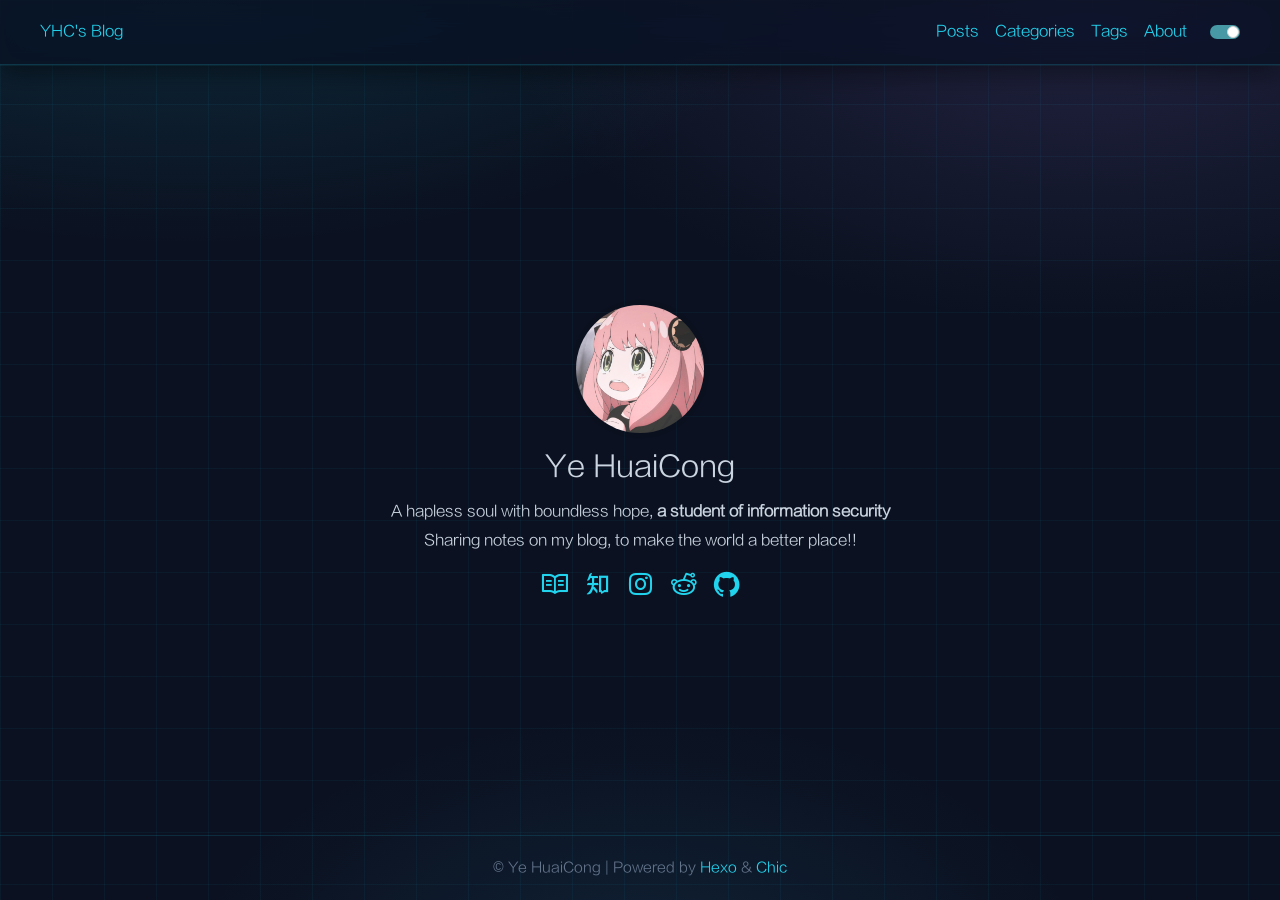
<file: index.html>
<!DOCTYPE html>
<html lang="zh-CN">

<head>
    <meta charset="UTF-8">
<meta name="viewport"
      content="width=device-width, initial-scale=1.0, maximum-scale=1.0, minimum-scale=1.0">
<meta http-equiv="X-UA-Compatible" content="ie=edge">

    <meta name="author" content="Ye HuaiCong">





<title>Hexo</title>



    <link rel="icon" href="/%5Cdaomei-bear.ico">




    <!-- stylesheets list from _config.yml -->
    
    <link rel="stylesheet" href="/css/style.css">
    



    <!-- scripts list from _config.yml -->
    
    <script src="/js/script.js"></script>
    
    <script src="/js/tocbot.min.js"></script>
    



    
    
        
    


<meta name="generator" content="Hexo 8.1.2"></head>

<body>
    <script>
        // this function is used to check current theme before page loaded.
        (() => {
            const pagebody = document.getElementsByTagName('body')[0]

            function setTheme(status) {

                if (status === 'dark') {
                    window.sessionStorage.theme = 'dark'
                    pagebody.classList.add('dark-theme');

                } else if (status === 'light') {
                    window.sessionStorage.theme = 'light'
                    pagebody.classList.remove('dark-theme');
                }
            };

            setTheme(window.sessionStorage.theme)
        })();
    </script>

    <div class="wrapper">
        <header>
    <nav class="navbar">
        <div class="container">
            <div class="navbar-header header-logo"><a href="/">YHC&#39;s Blog</a></div>
            <div class="menu navbar-right">
                
                <a class="menu-item" href="/archives">Posts</a>
                
                <a class="menu-item" href="/category">Categories</a>
                
                <a class="menu-item" href="/tag">Tags</a>
                
                <a class="menu-item" href="/about">About</a>
                
                
                <input id="switch_default" type="checkbox" class="switch_default">
                <label for="switch_default" class="toggleBtn"></label>
            </div>
        </div>
    </nav>

    
    <nav class="navbar-mobile" id="nav-mobile">
        <div class="container">
            <div class="navbar-header">
                <div>
                    <a href="/">YHC&#39;s Blog</a><a id="mobile-toggle-theme">·&nbsp;Light</a>
                </div>
                <div class="menu-toggle" onclick="mobileBtn()">
                    <svg class="menu-icon" xmlns="http://www.w3.org/2000/svg" width="32" height="32" viewBox="0 0 24 24"><path fill="currentColor" d="M4.5 17.27q-.213 0-.356-.145T4 16.768t.144-.356t.356-.143h15q.213 0 .356.144q.144.144.144.357t-.144.356t-.356.143zm0-4.77q-.213 0-.356-.144T4 11.999t.144-.356t.356-.143h15q.213 0 .356.144t.144.357t-.144.356t-.356.143zm0-4.77q-.213 0-.356-.143Q4 7.443 4 7.23t.144-.356t.356-.143h15q.213 0 .356.144T20 7.23t-.144.356t-.356.144z"/></svg>
                    <svg class="close-icon" xmlns="http://www.w3.org/2000/svg" width="32" height="32" viewBox="0 0 24 24"><!-- Icon from Material Symbols Light by Google - https://github.com/google/material-design-icons/blob/master/LICENSE --><path fill="currentColor" d="m12 12.708l-5.246 5.246q-.14.14-.344.15t-.364-.15t-.16-.354t.16-.354L11.292 12L6.046 6.754q-.14-.14-.15-.344t.15-.364t.354-.16t.354.16L12 11.292l5.246-5.246q.14-.14.345-.15q.203-.01.363.15t.16.354t-.16.354L12.708 12l5.246 5.246q.14.14.15.345q.01.203-.15.363t-.354.16t-.354-.16z"/></svg>
                </div>
            </div>
            <div class="menu" id="mobile-menu">
                
                <a class="menu-item" href="/archives">Posts</a>
                
                <a class="menu-item" href="/category">Categories</a>
                
                <a class="menu-item" href="/tag">Tags</a>
                
                <a class="menu-item" href="/about">About</a>
                
            </div>
        </div>
    </nav>

</header>
<script>
    var mobileBtn = function f() {
        var toggleMenu = document.getElementsByClassName("menu-toggle")[0];
        var mobileMenu = document.getElementById("mobile-menu");
        if (toggleMenu.classList.contains("active")) {
            toggleMenu.classList.remove("active")
            mobileMenu.classList.remove("active")
        } else {
            toggleMenu.classList.add("active")
            mobileMenu.classList.add("active")
        }
    }
</script>
            <div class="main">
                
    <div class="container profile-container">
    <div class="intro">
        <div class="avatar">
            <a href="/archives"><img src="/image/aniya.jpg"></a>
        </div>
        <div class="nickname">Ye HuaiCong</div>
        <div class="description"><p>A hapless soul with boundless hope, <strong>a student of information security</strong> <br>Sharing notes on my blog, to make the world a better place!!</p>
</div>
        <div class="links">
            
                
                    <a class="link-item" title="Blog" href="/archives">
                        
                        
                            <i class="iconfont icon-blog"></i>
                        
                    </a>
                
                    <a class="link-item" title="ZhiHu" target="_blank" rel="noopener" href="https://www.zhihu.com/people/sirice">
                        
                        
                            <i class="iconfont icon-zhihu"></i>
                        
                    </a>
                
                    <a class="link-item" title="Instagram" href="">
                        
                        
                            <i class="iconfont icon-instagram"></i>
                        
                    </a>
                
                    <a class="link-item" title="Reddit" href="">
                        
                        
                            <i class="iconfont icon-reddit"></i>
                        
                    </a>
                
                    <a class="link-item" title="Github" target="_blank" rel="noopener" href="https://github.com/Siricee">
                        
                        
                            <i class="iconfont icon-github"></i>
                        
                    </a>
                
            
        </div>
    </div>
</div>


            </div>
            <footer id="footer" class="footer">
    <div class="copyright">
        <span>© Ye HuaiCong | Powered by <a href="https://hexo.io" target="_blank">Hexo</a> & <a href="https://github.com/Siricee/hexo-theme-Chic" target="_blank">Chic</a></span>
    </div>
</footer>

    </div>
</body>

</html>
</file>
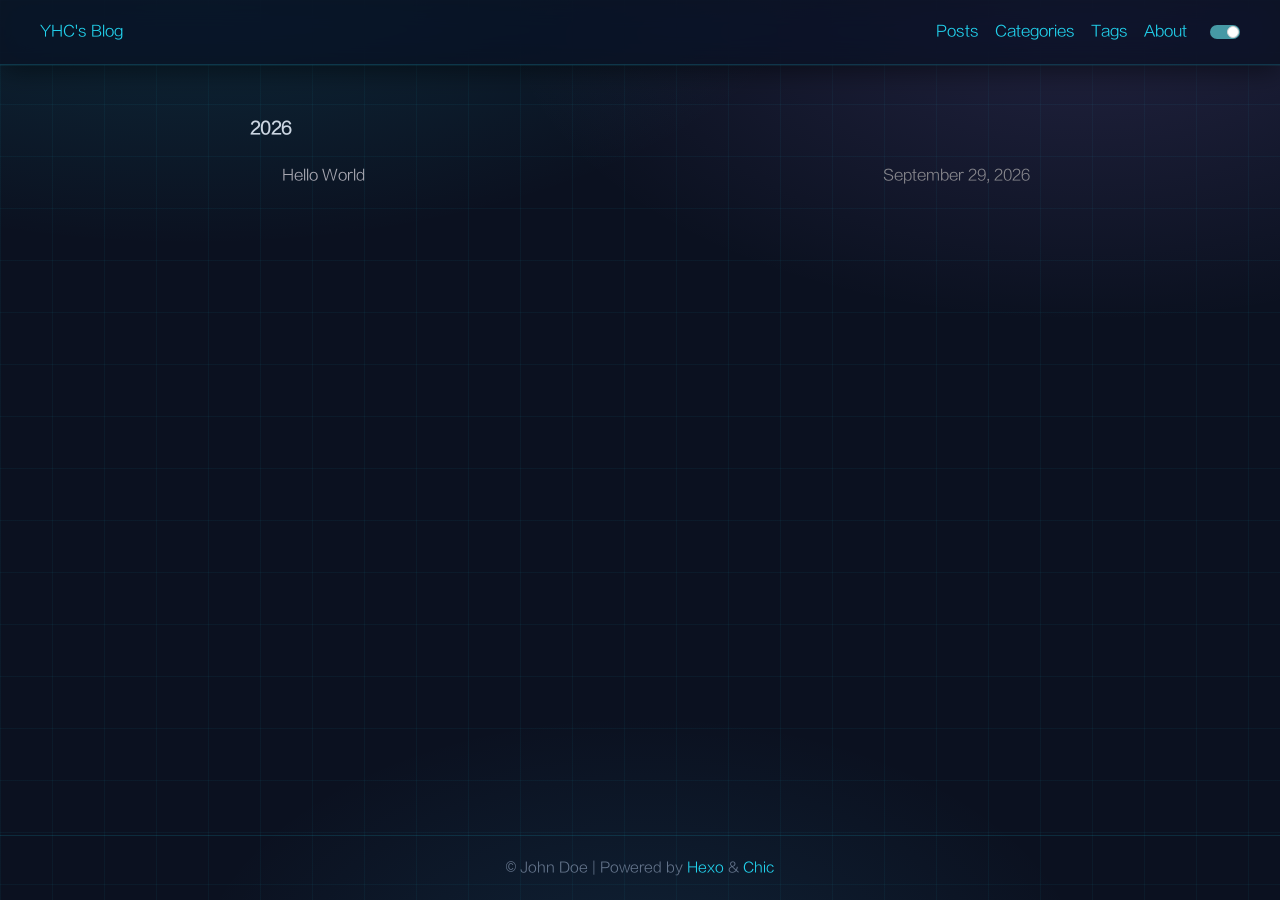
<file: archives/index.html>
<!DOCTYPE html>
<html lang="en">

<head>
    <meta charset="UTF-8">
<meta name="viewport"
      content="width=device-width, initial-scale=1.0, maximum-scale=1.0, minimum-scale=1.0">
<meta http-equiv="X-UA-Compatible" content="ie=edge">

    <meta name="author" content="John Doe">





<title>Archives | Hexo</title>



    <link rel="icon" href="/%5Cdaomei-bear.ico">




    <!-- stylesheets list from _config.yml -->
    
    <link rel="stylesheet" href="/css/style.css">
    



    <!-- scripts list from _config.yml -->
    
    <script src="/js/script.js"></script>
    
    <script src="/js/tocbot.min.js"></script>
    



    
    
        
    


<meta name="generator" content="Hexo 8.1.2"></head>

<body>
    <script>
        // this function is used to check current theme before page loaded.
        (() => {
            const pagebody = document.getElementsByTagName('body')[0]

            function setTheme(status) {

                if (status === 'dark') {
                    window.sessionStorage.theme = 'dark'
                    pagebody.classList.add('dark-theme');

                } else if (status === 'light') {
                    window.sessionStorage.theme = 'light'
                    pagebody.classList.remove('dark-theme');
                }
            };

            setTheme(window.sessionStorage.theme)
        })();
    </script>

    <div class="wrapper">
        <header>
    <nav class="navbar">
        <div class="container">
            <div class="navbar-header header-logo"><a href="/">YHC&#39;s Blog</a></div>
            <div class="menu navbar-right">
                
                <a class="menu-item" href="/archives">Posts</a>
                
                <a class="menu-item" href="/category">Categories</a>
                
                <a class="menu-item" href="/tag">Tags</a>
                
                <a class="menu-item" href="/about">About</a>
                
                
                <input id="switch_default" type="checkbox" class="switch_default">
                <label for="switch_default" class="toggleBtn"></label>
            </div>
        </div>
    </nav>

    
    <nav class="navbar-mobile" id="nav-mobile">
        <div class="container">
            <div class="navbar-header">
                <div>
                    <a href="/">YHC&#39;s Blog</a><a id="mobile-toggle-theme">·&nbsp;Light</a>
                </div>
                <div class="menu-toggle" onclick="mobileBtn()">
                    <svg class="menu-icon" xmlns="http://www.w3.org/2000/svg" width="32" height="32" viewBox="0 0 24 24"><path fill="currentColor" d="M4.5 17.27q-.213 0-.356-.145T4 16.768t.144-.356t.356-.143h15q.213 0 .356.144q.144.144.144.357t-.144.356t-.356.143zm0-4.77q-.213 0-.356-.144T4 11.999t.144-.356t.356-.143h15q.213 0 .356.144t.144.357t-.144.356t-.356.143zm0-4.77q-.213 0-.356-.143Q4 7.443 4 7.23t.144-.356t.356-.143h15q.213 0 .356.144T20 7.23t-.144.356t-.356.144z"/></svg>
                    <svg class="close-icon" xmlns="http://www.w3.org/2000/svg" width="32" height="32" viewBox="0 0 24 24"><!-- Icon from Material Symbols Light by Google - https://github.com/google/material-design-icons/blob/master/LICENSE --><path fill="currentColor" d="m12 12.708l-5.246 5.246q-.14.14-.344.15t-.364-.15t-.16-.354t.16-.354L11.292 12L6.046 6.754q-.14-.14-.15-.344t.15-.364t.354-.16t.354.16L12 11.292l5.246-5.246q.14-.14.345-.15q.203-.01.363.15t.16.354t-.16.354L12.708 12l5.246 5.246q.14.14.15.345q.01.203-.15.363t-.354.16t-.354-.16z"/></svg>
                </div>
            </div>
            <div class="menu" id="mobile-menu">
                
                <a class="menu-item" href="/archives">Posts</a>
                
                <a class="menu-item" href="/category">Categories</a>
                
                <a class="menu-item" href="/tag">Tags</a>
                
                <a class="menu-item" href="/about">About</a>
                
            </div>
        </div>
    </nav>

</header>
<script>
    var mobileBtn = function f() {
        var toggleMenu = document.getElementsByClassName("menu-toggle")[0];
        var mobileMenu = document.getElementById("mobile-menu");
        if (toggleMenu.classList.contains("active")) {
            toggleMenu.classList.remove("active")
            mobileMenu.classList.remove("active")
        } else {
            toggleMenu.classList.add("active")
            mobileMenu.classList.add("active")
        }
    }
</script>
            <div class="main">
                <div class="post-wrap archive">
    
    
        

        
            <h3>2026</h3>
        

        <article class="archive-item">
            <a class="archive-item-link" href="/2026/09/29/hello-world/">Hello World</a>
            <span class="archive-item-date">September 29, 2026</span>
        </article>
    
    
</div>
            </div>
            <footer id="footer" class="footer">
    <div class="copyright">
        <span>© John Doe | Powered by <a href="https://hexo.io" target="_blank">Hexo</a> & <a href="https://github.com/Siricee/hexo-theme-Chic" target="_blank">Chic</a></span>
    </div>
</footer>

    </div>
</body>

</html>
</file>
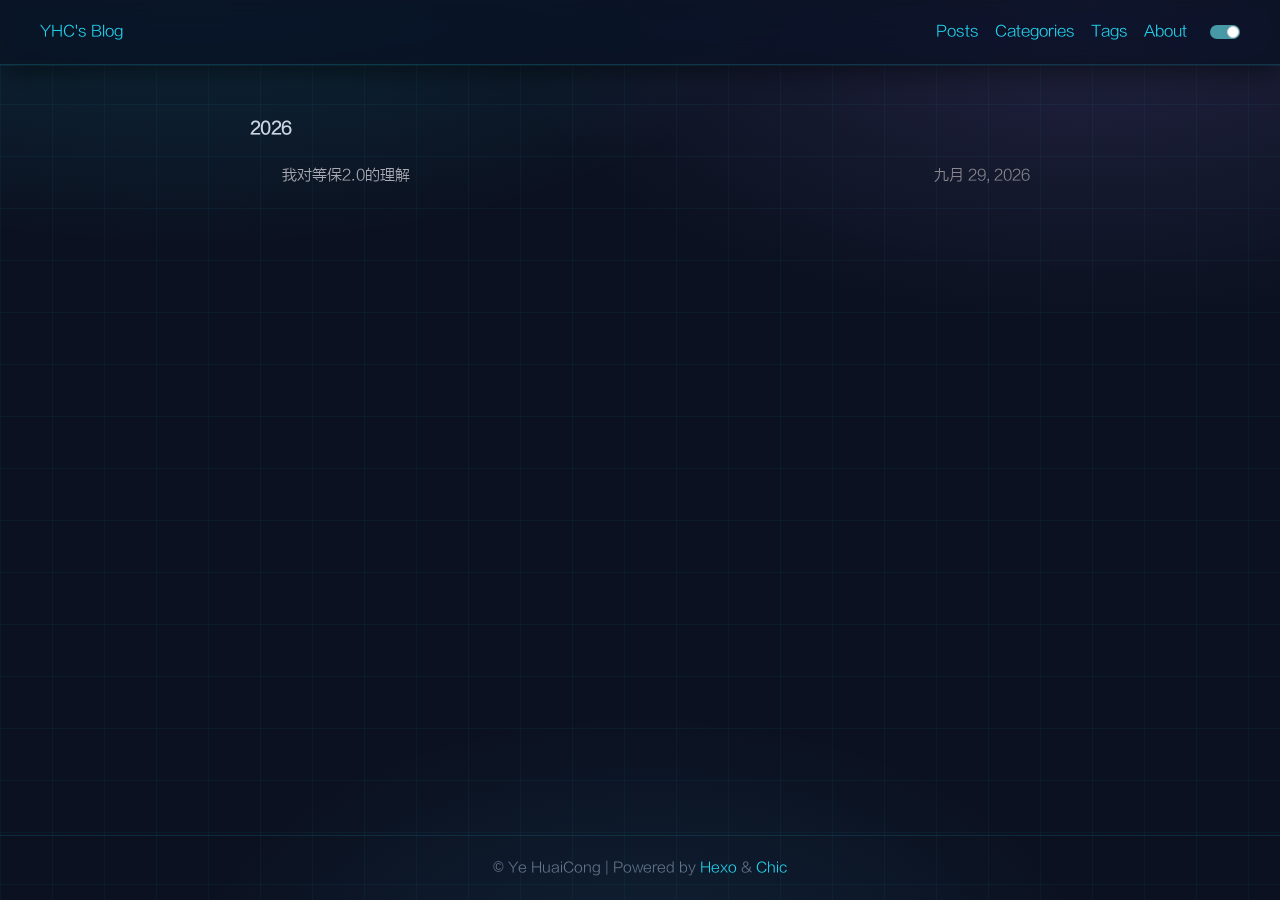
<file: archives/2026/index.html>
<!DOCTYPE html>
<html lang="zh-CN">

<head>
    <meta charset="UTF-8">
<meta name="viewport"
      content="width=device-width, initial-scale=1.0, maximum-scale=1.0, minimum-scale=1.0">
<meta http-equiv="X-UA-Compatible" content="ie=edge">

    <meta name="author" content="Ye HuaiCong">





<title>归档: 2026 | Hexo</title>



    <link rel="icon" href="/%5Cdaomei-bear.ico">




    <!-- stylesheets list from _config.yml -->
    
    <link rel="stylesheet" href="/css/style.css">
    



    <!-- scripts list from _config.yml -->
    
    <script src="/js/script.js"></script>
    
    <script src="/js/tocbot.min.js"></script>
    



    
    
        
    


<meta name="generator" content="Hexo 8.1.2"></head>

<body>
    <script>
        // this function is used to check current theme before page loaded.
        (() => {
            const pagebody = document.getElementsByTagName('body')[0]

            function setTheme(status) {

                if (status === 'dark') {
                    window.sessionStorage.theme = 'dark'
                    pagebody.classList.add('dark-theme');

                } else if (status === 'light') {
                    window.sessionStorage.theme = 'light'
                    pagebody.classList.remove('dark-theme');
                }
            };

            setTheme(window.sessionStorage.theme)
        })();
    </script>

    <div class="wrapper">
        <header>
    <nav class="navbar">
        <div class="container">
            <div class="navbar-header header-logo"><a href="/">YHC&#39;s Blog</a></div>
            <div class="menu navbar-right">
                
                <a class="menu-item" href="/archives">Posts</a>
                
                <a class="menu-item" href="/category">Categories</a>
                
                <a class="menu-item" href="/tag">Tags</a>
                
                <a class="menu-item" href="/about">About</a>
                
                
                <input id="switch_default" type="checkbox" class="switch_default">
                <label for="switch_default" class="toggleBtn"></label>
            </div>
        </div>
    </nav>

    
    <nav class="navbar-mobile" id="nav-mobile">
        <div class="container">
            <div class="navbar-header">
                <div>
                    <a href="/">YHC&#39;s Blog</a><a id="mobile-toggle-theme">·&nbsp;Light</a>
                </div>
                <div class="menu-toggle" onclick="mobileBtn()">
                    <svg class="menu-icon" xmlns="http://www.w3.org/2000/svg" width="32" height="32" viewBox="0 0 24 24"><path fill="currentColor" d="M4.5 17.27q-.213 0-.356-.145T4 16.768t.144-.356t.356-.143h15q.213 0 .356.144q.144.144.144.357t-.144.356t-.356.143zm0-4.77q-.213 0-.356-.144T4 11.999t.144-.356t.356-.143h15q.213 0 .356.144t.144.357t-.144.356t-.356.143zm0-4.77q-.213 0-.356-.143Q4 7.443 4 7.23t.144-.356t.356-.143h15q.213 0 .356.144T20 7.23t-.144.356t-.356.144z"/></svg>
                    <svg class="close-icon" xmlns="http://www.w3.org/2000/svg" width="32" height="32" viewBox="0 0 24 24"><!-- Icon from Material Symbols Light by Google - https://github.com/google/material-design-icons/blob/master/LICENSE --><path fill="currentColor" d="m12 12.708l-5.246 5.246q-.14.14-.344.15t-.364-.15t-.16-.354t.16-.354L11.292 12L6.046 6.754q-.14-.14-.15-.344t.15-.364t.354-.16t.354.16L12 11.292l5.246-5.246q.14-.14.345-.15q.203-.01.363.15t.16.354t-.16.354L12.708 12l5.246 5.246q.14.14.15.345q.01.203-.15.363t-.354.16t-.354-.16z"/></svg>
                </div>
            </div>
            <div class="menu" id="mobile-menu">
                
                <a class="menu-item" href="/archives">Posts</a>
                
                <a class="menu-item" href="/category">Categories</a>
                
                <a class="menu-item" href="/tag">Tags</a>
                
                <a class="menu-item" href="/about">About</a>
                
            </div>
        </div>
    </nav>

</header>
<script>
    var mobileBtn = function f() {
        var toggleMenu = document.getElementsByClassName("menu-toggle")[0];
        var mobileMenu = document.getElementById("mobile-menu");
        if (toggleMenu.classList.contains("active")) {
            toggleMenu.classList.remove("active")
            mobileMenu.classList.remove("active")
        } else {
            toggleMenu.classList.add("active")
            mobileMenu.classList.add("active")
        }
    }
</script>
            <div class="main">
                <div class="post-wrap archive">
    
    
        

        
            <h3>2026</h3>
        

        <article class="archive-item">
            <a class="archive-item-link" href="/2026/09/29/%E7%AD%89%E4%BF%9D2.0%E7%90%86%E8%A7%A3/">我对等保2.0的理解</a>
            <span class="archive-item-date">九月 29, 2026</span>
        </article>
    
    
</div>
            </div>
            <footer id="footer" class="footer">
    <div class="copyright">
        <span>© Ye HuaiCong | Powered by <a href="https://hexo.io" target="_blank">Hexo</a> & <a href="https://github.com/Siricee/hexo-theme-Chic" target="_blank">Chic</a></span>
    </div>
</footer>

    </div>
</body>

</html>
</file>
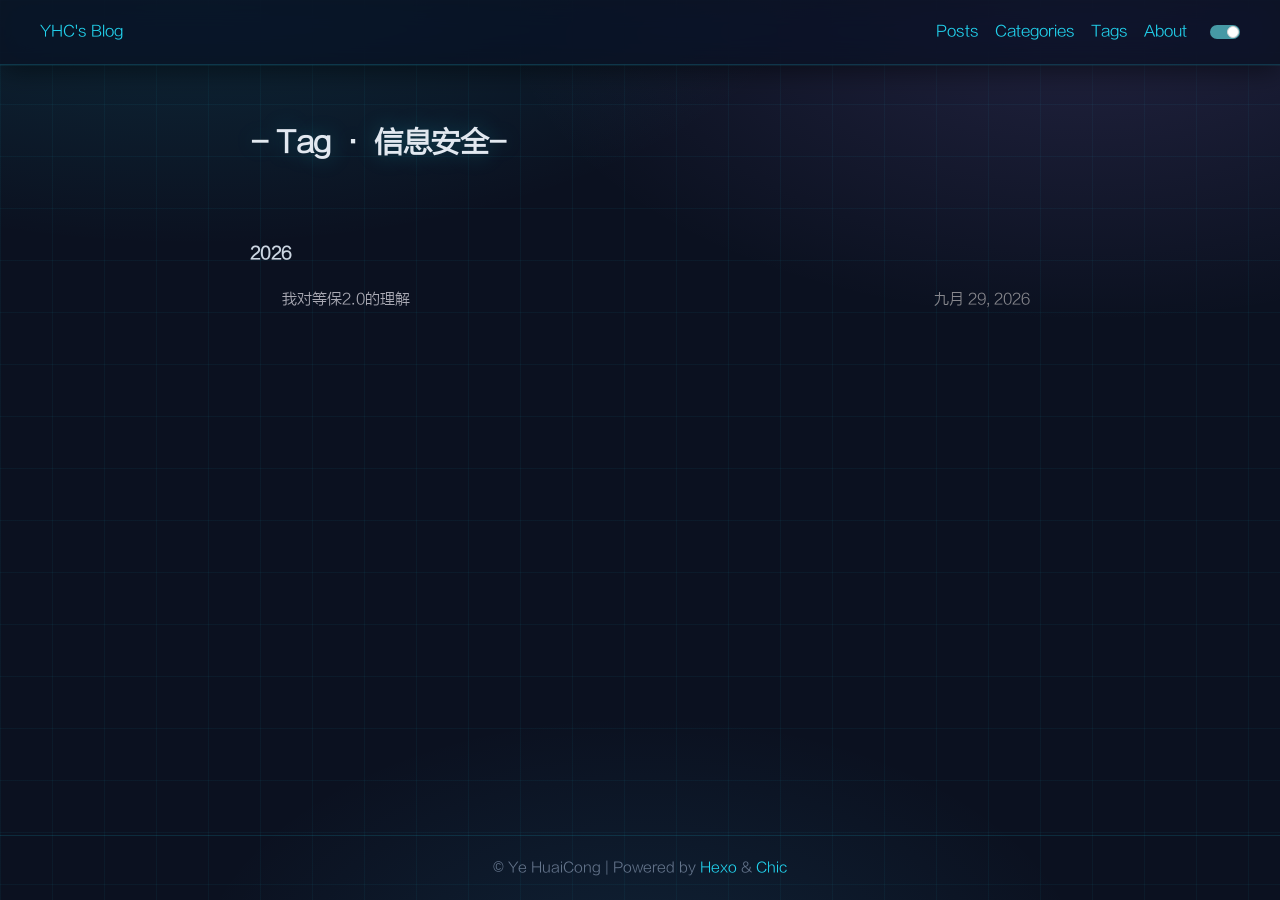
<file: tags/信息安全/index.html>
<!DOCTYPE html>
<html lang="zh-CN">

<head>
    <meta charset="UTF-8">
<meta name="viewport"
      content="width=device-width, initial-scale=1.0, maximum-scale=1.0, minimum-scale=1.0">
<meta http-equiv="X-UA-Compatible" content="ie=edge">

    <meta name="author" content="Ye HuaiCong">





<title>Tag: 信息安全 | Hexo</title>



    <link rel="icon" href="/%5Cdaomei-bear.ico">




    <!-- stylesheets list from _config.yml -->
    
    <link rel="stylesheet" href="/css/style.css">
    



    <!-- scripts list from _config.yml -->
    
    <script src="/js/script.js"></script>
    
    <script src="/js/tocbot.min.js"></script>
    



    
    
        
    


<meta name="generator" content="Hexo 8.1.2"></head>

<body>
    <script>
        // this function is used to check current theme before page loaded.
        (() => {
            const pagebody = document.getElementsByTagName('body')[0]

            function setTheme(status) {

                if (status === 'dark') {
                    window.sessionStorage.theme = 'dark'
                    pagebody.classList.add('dark-theme');

                } else if (status === 'light') {
                    window.sessionStorage.theme = 'light'
                    pagebody.classList.remove('dark-theme');
                }
            };

            setTheme(window.sessionStorage.theme)
        })();
    </script>

    <div class="wrapper">
        <header>
    <nav class="navbar">
        <div class="container">
            <div class="navbar-header header-logo"><a href="/">YHC&#39;s Blog</a></div>
            <div class="menu navbar-right">
                
                <a class="menu-item" href="/archives">Posts</a>
                
                <a class="menu-item" href="/category">Categories</a>
                
                <a class="menu-item" href="/tag">Tags</a>
                
                <a class="menu-item" href="/about">About</a>
                
                
                <input id="switch_default" type="checkbox" class="switch_default">
                <label for="switch_default" class="toggleBtn"></label>
            </div>
        </div>
    </nav>

    
    <nav class="navbar-mobile" id="nav-mobile">
        <div class="container">
            <div class="navbar-header">
                <div>
                    <a href="/">YHC&#39;s Blog</a><a id="mobile-toggle-theme">·&nbsp;Light</a>
                </div>
                <div class="menu-toggle" onclick="mobileBtn()">
                    <svg class="menu-icon" xmlns="http://www.w3.org/2000/svg" width="32" height="32" viewBox="0 0 24 24"><path fill="currentColor" d="M4.5 17.27q-.213 0-.356-.145T4 16.768t.144-.356t.356-.143h15q.213 0 .356.144q.144.144.144.357t-.144.356t-.356.143zm0-4.77q-.213 0-.356-.144T4 11.999t.144-.356t.356-.143h15q.213 0 .356.144t.144.357t-.144.356t-.356.143zm0-4.77q-.213 0-.356-.143Q4 7.443 4 7.23t.144-.356t.356-.143h15q.213 0 .356.144T20 7.23t-.144.356t-.356.144z"/></svg>
                    <svg class="close-icon" xmlns="http://www.w3.org/2000/svg" width="32" height="32" viewBox="0 0 24 24"><!-- Icon from Material Symbols Light by Google - https://github.com/google/material-design-icons/blob/master/LICENSE --><path fill="currentColor" d="m12 12.708l-5.246 5.246q-.14.14-.344.15t-.364-.15t-.16-.354t.16-.354L11.292 12L6.046 6.754q-.14-.14-.15-.344t.15-.364t.354-.16t.354.16L12 11.292l5.246-5.246q.14-.14.345-.15q.203-.01.363.15t.16.354t-.16.354L12.708 12l5.246 5.246q.14.14.15.345q.01.203-.15.363t-.354.16t-.354-.16z"/></svg>
                </div>
            </div>
            <div class="menu" id="mobile-menu">
                
                <a class="menu-item" href="/archives">Posts</a>
                
                <a class="menu-item" href="/category">Categories</a>
                
                <a class="menu-item" href="/tag">Tags</a>
                
                <a class="menu-item" href="/about">About</a>
                
            </div>
        </div>
    </nav>

</header>
<script>
    var mobileBtn = function f() {
        var toggleMenu = document.getElementsByClassName("menu-toggle")[0];
        var mobileMenu = document.getElementById("mobile-menu");
        if (toggleMenu.classList.contains("active")) {
            toggleMenu.classList.remove("active")
            mobileMenu.classList.remove("active")
        } else {
            toggleMenu.classList.add("active")
            mobileMenu.classList.add("active")
        }
    }
</script>
            <div class="main">
                

    
<div class="container">
    <div class="post-wrap tags">
        <h2 class="post-title">-&nbsp;Tag&nbsp;·&nbsp;信息安全-</h2>
    </div>
    <div class="post-wrap archive">
    
    
        

        
            <h3>2026</h3>
        

        <article class="archive-item">
            <a class="archive-item-link" href="/2026/09/29/%E7%AD%89%E4%BF%9D2.0%E7%90%86%E8%A7%A3/">我对等保2.0的理解</a>
            <span class="archive-item-date">九月 29, 2026</span>
        </article>
    
    
</div>
</div>

            </div>
            <footer id="footer" class="footer">
    <div class="copyright">
        <span>© Ye HuaiCong | Powered by <a href="https://hexo.io" target="_blank">Hexo</a> & <a href="https://github.com/Siricee/hexo-theme-Chic" target="_blank">Chic</a></span>
    </div>
</footer>

    </div>
</body>

</html>
</file>
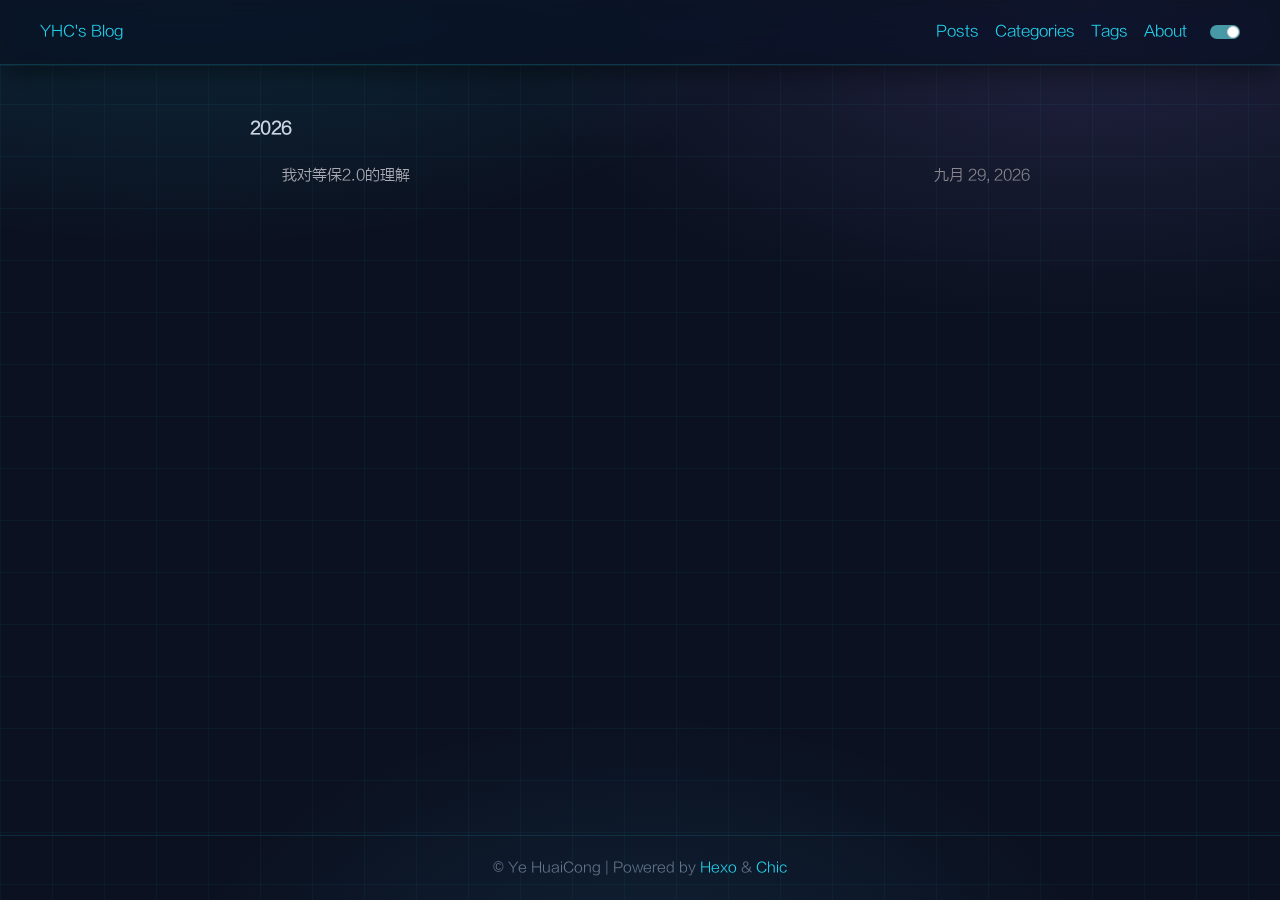
<file: archives/2026/09/index.html>
<!DOCTYPE html>
<html lang="zh-CN">

<head>
    <meta charset="UTF-8">
<meta name="viewport"
      content="width=device-width, initial-scale=1.0, maximum-scale=1.0, minimum-scale=1.0">
<meta http-equiv="X-UA-Compatible" content="ie=edge">

    <meta name="author" content="Ye HuaiCong">





<title>归档: 2026/9 | Hexo</title>



    <link rel="icon" href="/%5Cdaomei-bear.ico">




    <!-- stylesheets list from _config.yml -->
    
    <link rel="stylesheet" href="/css/style.css">
    



    <!-- scripts list from _config.yml -->
    
    <script src="/js/script.js"></script>
    
    <script src="/js/tocbot.min.js"></script>
    



    
    
        
    


<meta name="generator" content="Hexo 8.1.2"></head>

<body>
    <script>
        // this function is used to check current theme before page loaded.
        (() => {
            const pagebody = document.getElementsByTagName('body')[0]

            function setTheme(status) {

                if (status === 'dark') {
                    window.sessionStorage.theme = 'dark'
                    pagebody.classList.add('dark-theme');

                } else if (status === 'light') {
                    window.sessionStorage.theme = 'light'
                    pagebody.classList.remove('dark-theme');
                }
            };

            setTheme(window.sessionStorage.theme)
        })();
    </script>

    <div class="wrapper">
        <header>
    <nav class="navbar">
        <div class="container">
            <div class="navbar-header header-logo"><a href="/">YHC&#39;s Blog</a></div>
            <div class="menu navbar-right">
                
                <a class="menu-item" href="/archives">Posts</a>
                
                <a class="menu-item" href="/category">Categories</a>
                
                <a class="menu-item" href="/tag">Tags</a>
                
                <a class="menu-item" href="/about">About</a>
                
                
                <input id="switch_default" type="checkbox" class="switch_default">
                <label for="switch_default" class="toggleBtn"></label>
            </div>
        </div>
    </nav>

    
    <nav class="navbar-mobile" id="nav-mobile">
        <div class="container">
            <div class="navbar-header">
                <div>
                    <a href="/">YHC&#39;s Blog</a><a id="mobile-toggle-theme">·&nbsp;Light</a>
                </div>
                <div class="menu-toggle" onclick="mobileBtn()">
                    <svg class="menu-icon" xmlns="http://www.w3.org/2000/svg" width="32" height="32" viewBox="0 0 24 24"><path fill="currentColor" d="M4.5 17.27q-.213 0-.356-.145T4 16.768t.144-.356t.356-.143h15q.213 0 .356.144q.144.144.144.357t-.144.356t-.356.143zm0-4.77q-.213 0-.356-.144T4 11.999t.144-.356t.356-.143h15q.213 0 .356.144t.144.357t-.144.356t-.356.143zm0-4.77q-.213 0-.356-.143Q4 7.443 4 7.23t.144-.356t.356-.143h15q.213 0 .356.144T20 7.23t-.144.356t-.356.144z"/></svg>
                    <svg class="close-icon" xmlns="http://www.w3.org/2000/svg" width="32" height="32" viewBox="0 0 24 24"><!-- Icon from Material Symbols Light by Google - https://github.com/google/material-design-icons/blob/master/LICENSE --><path fill="currentColor" d="m12 12.708l-5.246 5.246q-.14.14-.344.15t-.364-.15t-.16-.354t.16-.354L11.292 12L6.046 6.754q-.14-.14-.15-.344t.15-.364t.354-.16t.354.16L12 11.292l5.246-5.246q.14-.14.345-.15q.203-.01.363.15t.16.354t-.16.354L12.708 12l5.246 5.246q.14.14.15.345q.01.203-.15.363t-.354.16t-.354-.16z"/></svg>
                </div>
            </div>
            <div class="menu" id="mobile-menu">
                
                <a class="menu-item" href="/archives">Posts</a>
                
                <a class="menu-item" href="/category">Categories</a>
                
                <a class="menu-item" href="/tag">Tags</a>
                
                <a class="menu-item" href="/about">About</a>
                
            </div>
        </div>
    </nav>

</header>
<script>
    var mobileBtn = function f() {
        var toggleMenu = document.getElementsByClassName("menu-toggle")[0];
        var mobileMenu = document.getElementById("mobile-menu");
        if (toggleMenu.classList.contains("active")) {
            toggleMenu.classList.remove("active")
            mobileMenu.classList.remove("active")
        } else {
            toggleMenu.classList.add("active")
            mobileMenu.classList.add("active")
        }
    }
</script>
            <div class="main">
                <div class="post-wrap archive">
    
    
        

        
            <h3>2026</h3>
        

        <article class="archive-item">
            <a class="archive-item-link" href="/2026/09/29/%E7%AD%89%E4%BF%9D2.0%E7%90%86%E8%A7%A3/">我对等保2.0的理解</a>
            <span class="archive-item-date">九月 29, 2026</span>
        </article>
    
    
</div>
            </div>
            <footer id="footer" class="footer">
    <div class="copyright">
        <span>© Ye HuaiCong | Powered by <a href="https://hexo.io" target="_blank">Hexo</a> & <a href="https://github.com/Siricee/hexo-theme-Chic" target="_blank">Chic</a></span>
    </div>
</footer>

    </div>
</body>

</html>
</file>
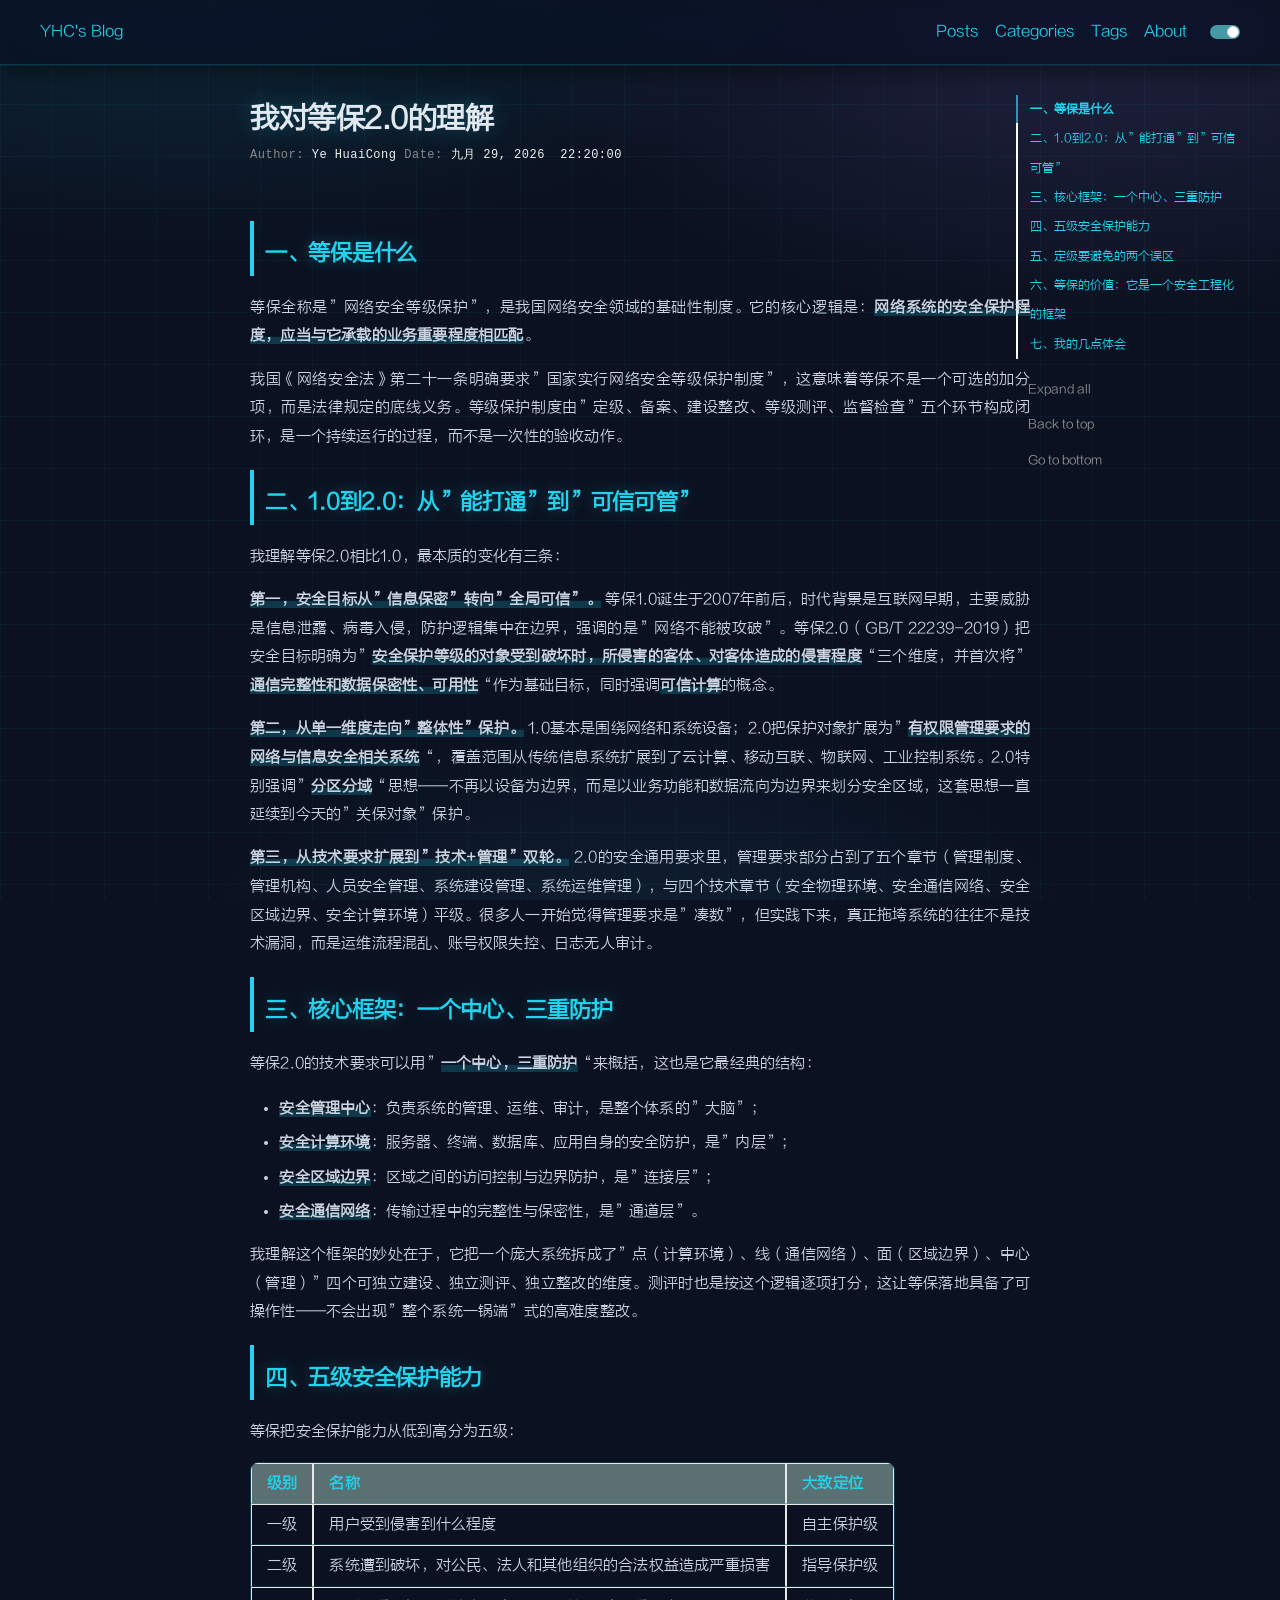
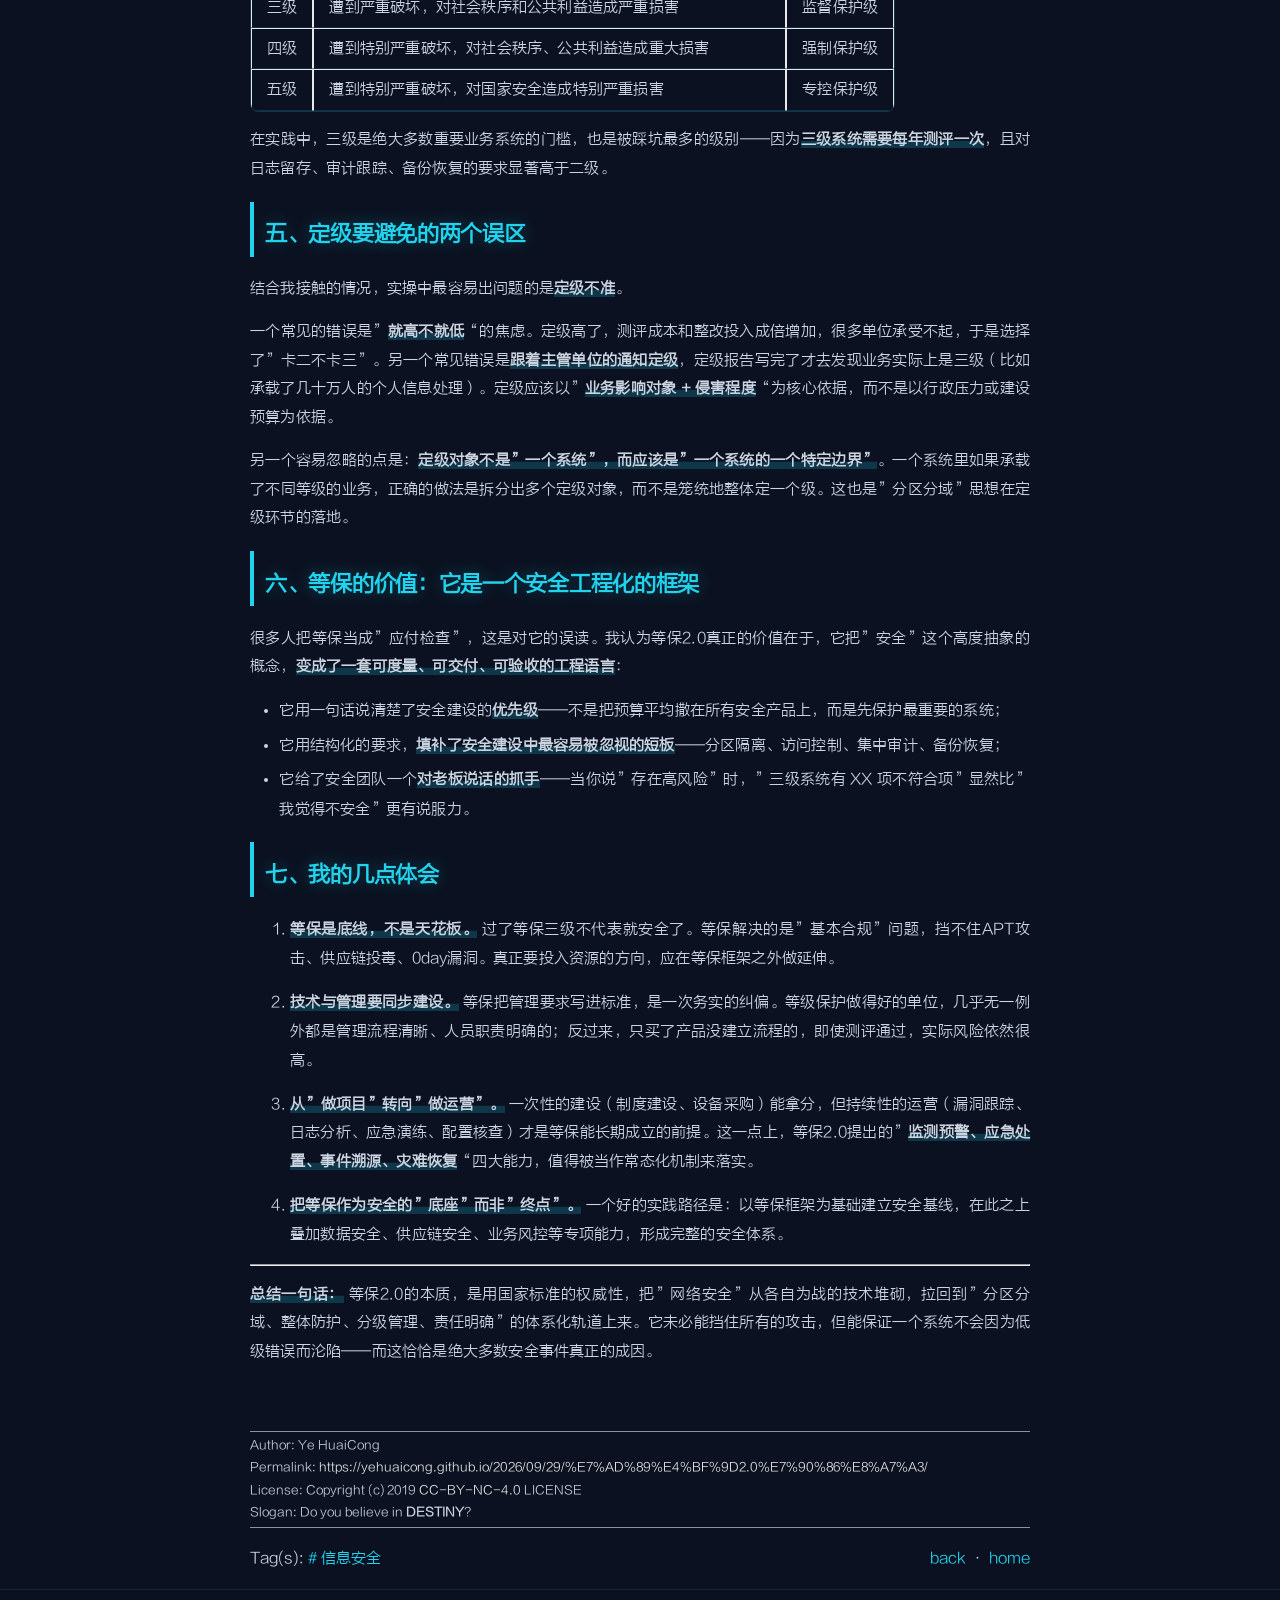
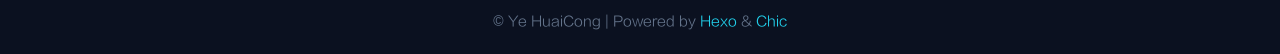
<file: 2026/09/29/等保2.0理解/index.html>
<!DOCTYPE html>
<html lang="zh-CN">

<head>
    <meta charset="UTF-8">
<meta name="viewport"
      content="width=device-width, initial-scale=1.0, maximum-scale=1.0, minimum-scale=1.0">
<meta http-equiv="X-UA-Compatible" content="ie=edge">

    <meta name="author" content="Ye HuaiCong">





<title>我对等保2.0的理解 | Hexo</title>



    <link rel="icon" href="/%5Cdaomei-bear.ico">




    <!-- stylesheets list from _config.yml -->
    
    <link rel="stylesheet" href="/css/style.css">
    



    <!-- scripts list from _config.yml -->
    
    <script src="/js/script.js"></script>
    
    <script src="/js/tocbot.min.js"></script>
    



    
    
        
    


<meta name="generator" content="Hexo 8.1.2"></head>

<body>
    <script>
        // this function is used to check current theme before page loaded.
        (() => {
            const pagebody = document.getElementsByTagName('body')[0]

            function setTheme(status) {

                if (status === 'dark') {
                    window.sessionStorage.theme = 'dark'
                    pagebody.classList.add('dark-theme');

                } else if (status === 'light') {
                    window.sessionStorage.theme = 'light'
                    pagebody.classList.remove('dark-theme');
                }
            };

            setTheme(window.sessionStorage.theme)
        })();
    </script>

    <div class="wrapper">
        <header>
    <nav class="navbar">
        <div class="container">
            <div class="navbar-header header-logo"><a href="/">YHC&#39;s Blog</a></div>
            <div class="menu navbar-right">
                
                <a class="menu-item" href="/archives">Posts</a>
                
                <a class="menu-item" href="/category">Categories</a>
                
                <a class="menu-item" href="/tag">Tags</a>
                
                <a class="menu-item" href="/about">About</a>
                
                
                <input id="switch_default" type="checkbox" class="switch_default">
                <label for="switch_default" class="toggleBtn"></label>
            </div>
        </div>
    </nav>

    
    <nav class="navbar-mobile" id="nav-mobile">
        <div class="container">
            <div class="navbar-header">
                <div>
                    <a href="/">YHC&#39;s Blog</a><a id="mobile-toggle-theme">·&nbsp;Light</a>
                </div>
                <div class="menu-toggle" onclick="mobileBtn()">
                    <svg class="menu-icon" xmlns="http://www.w3.org/2000/svg" width="32" height="32" viewBox="0 0 24 24"><path fill="currentColor" d="M4.5 17.27q-.213 0-.356-.145T4 16.768t.144-.356t.356-.143h15q.213 0 .356.144q.144.144.144.357t-.144.356t-.356.143zm0-4.77q-.213 0-.356-.144T4 11.999t.144-.356t.356-.143h15q.213 0 .356.144t.144.357t-.144.356t-.356.143zm0-4.77q-.213 0-.356-.143Q4 7.443 4 7.23t.144-.356t.356-.143h15q.213 0 .356.144T20 7.23t-.144.356t-.356.144z"/></svg>
                    <svg class="close-icon" xmlns="http://www.w3.org/2000/svg" width="32" height="32" viewBox="0 0 24 24"><!-- Icon from Material Symbols Light by Google - https://github.com/google/material-design-icons/blob/master/LICENSE --><path fill="currentColor" d="m12 12.708l-5.246 5.246q-.14.14-.344.15t-.364-.15t-.16-.354t.16-.354L11.292 12L6.046 6.754q-.14-.14-.15-.344t.15-.364t.354-.16t.354.16L12 11.292l5.246-5.246q.14-.14.345-.15q.203-.01.363.15t.16.354t-.16.354L12.708 12l5.246 5.246q.14.14.15.345q.01.203-.15.363t-.354.16t-.354-.16z"/></svg>
                </div>
            </div>
            <div class="menu" id="mobile-menu">
                
                <a class="menu-item" href="/archives">Posts</a>
                
                <a class="menu-item" href="/category">Categories</a>
                
                <a class="menu-item" href="/tag">Tags</a>
                
                <a class="menu-item" href="/about">About</a>
                
            </div>
        </div>
    </nav>

</header>
<script>
    var mobileBtn = function f() {
        var toggleMenu = document.getElementsByClassName("menu-toggle")[0];
        var mobileMenu = document.getElementById("mobile-menu");
        if (toggleMenu.classList.contains("active")) {
            toggleMenu.classList.remove("active")
            mobileMenu.classList.remove("active")
        } else {
            toggleMenu.classList.add("active")
            mobileMenu.classList.add("active")
        }
    }
</script>
            <div class="main">
                <div class="container">
    
    
        <div class="post-toc">
    <div class="tocbot-list">
    </div>
    <div class="tocbot-list-menu">
        <a class="tocbot-toc-expand" onclick="expand_toc()">Expand all</a>
        <a onclick="go_top()">Back to top</a>
        <a onclick="go_bottom()">Go to bottom</a>
    </div>
</div>

<script>
    var tocbot_timer;
    var DEPTH_MAX = 6; // 为 6 时展开所有
    var tocbot_default_config = {
        tocSelector: '.tocbot-list',
        contentSelector: '.post-content',
        headingSelector: 'h1, h2, h3, h4, h5',
        orderedList: false,
        scrollSmooth: true,
        onClick: extend_click,
    };

    function extend_click() {
        clearTimeout(tocbot_timer);
        tocbot_timer = setTimeout(function() {
            tocbot.refresh(obj_merge(tocbot_default_config, {
                hasInnerContainers: true
            }));
        }, 420); // 这个值是由 tocbot 源码里定义的 scrollSmoothDuration 得来的
    }

    document.ready(function() {
        tocbot.init(obj_merge(tocbot_default_config, {
            collapseDepth: 1
        }));
    });

    function expand_toc() {
        var b = document.querySelector('.tocbot-toc-expand');
        var expanded = b.getAttribute('data-expanded');
        expanded ? b.removeAttribute('data-expanded') : b.setAttribute('data-expanded', true);
        tocbot.refresh(obj_merge(tocbot_default_config, {
            collapseDepth: expanded ? 1 : DEPTH_MAX
        }));
        b.innerText = expanded ? 'Expand all' : 'Collapse all';
    }

    function go_top() {
        window.scrollTo(0, 0);
    }

    function go_bottom() {
        window.scrollTo(0, document.body.scrollHeight);
    }

    function obj_merge(target, source) {
        for (var item in source) {
            if (source.hasOwnProperty(item)) {
                target[item] = source[item];
            }
        }
        return target;
    }
</script>
    

    
    <article class="post-wrap">
        <header class="post-header">
            <h1 class="post-title">我对等保2.0的理解</h1>
            
                <div class="post-meta">
                    
                        Author: <a itemprop="author" rel="author" href="/">Ye HuaiCong</a>
                    

                    
                        <span class="post-time">
                        Date: <a href="#">九月 29, 2026&nbsp;&nbsp;22:20:00</a>
                        </span>
                    
                    
                </div>
            
        </header>

        <div class="post-content">
            <h2 id="一、等保是什么"><a href="#一、等保是什么" class="headerlink" title="一、等保是什么"></a>一、等保是什么</h2><p>等保全称是”网络安全等级保护”，是我国网络安全领域的基础性制度。它的核心逻辑是：<strong>网络系统的安全保护程度，应当与它承载的业务重要程度相匹配</strong>。</p>
<p>我国《网络安全法》第二十一条明确要求”国家实行网络安全等级保护制度”，这意味着等保不是一个可选的加分项，而是法律规定的底线义务。等级保护制度由”定级、备案、建设整改、等级测评、监督检查”五个环节构成闭环，是一个持续运行的过程，而不是一次性的验收动作。</p>
<h2 id="二、1-0到2-0：从”能打通”到”可信可管”"><a href="#二、1-0到2-0：从”能打通”到”可信可管”" class="headerlink" title="二、1.0到2.0：从”能打通”到”可信可管”"></a>二、1.0到2.0：从”能打通”到”可信可管”</h2><p>我理解等保2.0相比1.0，最本质的变化有三条：</p>
<p><strong>第一，安全目标从”信息保密”转向”全局可信”。</strong> 等保1.0诞生于2007年前后，时代背景是互联网早期，主要威胁是信息泄露、病毒入侵，防护逻辑集中在边界，强调的是”网络不能被攻破”。等保2.0（GB&#x2F;T 22239-2019）把安全目标明确为”<strong>安全保护等级的对象受到破坏时，所侵害的客体、对客体造成的侵害程度</strong>“三个维度，并首次将”<strong>通信完整性和数据保密性、可用性</strong>“作为基础目标，同时强调<strong>可信计算</strong>的概念。</p>
<p><strong>第二，从单一维度走向”整体性”保护。</strong> 1.0基本是围绕网络和系统设备；2.0把保护对象扩展为”<strong>有权限管理要求的网络与信息安全相关系统</strong>“，覆盖范围从传统信息系统扩展到了云计算、移动互联、物联网、工业控制系统。2.0特别强调”<strong>分区分域</strong>“思想——不再以设备为边界，而是以业务功能和数据流向为边界来划分安全区域，这套思想一直延续到今天的”关保对象”保护。</p>
<p><strong>第三，从技术要求扩展到”技术+管理”双轮。</strong> 2.0的安全通用要求里，管理要求部分占到了五个章节（管理制度、管理机构、人员安全管理、系统建设管理、系统运维管理），与四个技术章节（安全物理环境、安全通信网络、安全区域边界、安全计算环境）平级。很多人一开始觉得管理要求是”凑数”，但实践下来，真正拖垮系统的往往不是技术漏洞，而是运维流程混乱、账号权限失控、日志无人审计。</p>
<h2 id="三、核心框架：一个中心、三重防护"><a href="#三、核心框架：一个中心、三重防护" class="headerlink" title="三、核心框架：一个中心、三重防护"></a>三、核心框架：一个中心、三重防护</h2><p>等保2.0的技术要求可以用”<strong>一个中心，三重防护</strong>“来概括，这也是它最经典的结构：</p>
<ul>
<li><strong>安全管理中心</strong>：负责系统的管理、运维、审计，是整个体系的”大脑”；</li>
<li><strong>安全计算环境</strong>：服务器、终端、数据库、应用自身的安全防护，是”内层”；</li>
<li><strong>安全区域边界</strong>：区域之间的访问控制与边界防护，是”连接层”；</li>
<li><strong>安全通信网络</strong>：传输过程中的完整性与保密性，是”通道层”。</li>
</ul>
<p>我理解这个框架的妙处在于，它把一个庞大系统拆成了”点（计算环境）、线（通信网络）、面（区域边界）、中心（管理）”四个可独立建设、独立测评、独立整改的维度。测评时也是按这个逻辑逐项打分，这让等保落地具备了可操作性——不会出现”整个系统一锅端”式的高难度整改。</p>
<h2 id="四、五级安全保护能力"><a href="#四、五级安全保护能力" class="headerlink" title="四、五级安全保护能力"></a>四、五级安全保护能力</h2><p>等保把安全保护能力从低到高分为五级：</p>
<table>
<thead>
<tr>
<th>级别</th>
<th>名称</th>
<th>大致定位</th>
</tr>
</thead>
<tbody><tr>
<td>一级</td>
<td>用户受到侵害到什么程度</td>
<td>自主保护级</td>
</tr>
<tr>
<td>二级</td>
<td>系统遭到破坏，对公民、法人和其他组织的合法权益造成严重损害</td>
<td>指导保护级</td>
</tr>
<tr>
<td>三级</td>
<td>遭到严重破坏，对社会秩序和公共利益造成严重损害</td>
<td>监督保护级</td>
</tr>
<tr>
<td>四级</td>
<td>遭到特别严重破坏，对社会秩序、公共利益造成重大损害</td>
<td>强制保护级</td>
</tr>
<tr>
<td>五级</td>
<td>遭到特别严重破坏，对国家安全造成特别严重损害</td>
<td>专控保护级</td>
</tr>
</tbody></table>
<p>在实践中，三级是绝大多数重要业务系统的门槛，也是被踩坑最多的级别——因为<strong>三级系统需要每年测评一次</strong>，且对日志留存、审计跟踪、备份恢复的要求显著高于二级。</p>
<h2 id="五、定级要避免的两个误区"><a href="#五、定级要避免的两个误区" class="headerlink" title="五、定级要避免的两个误区"></a>五、定级要避免的两个误区</h2><p>结合我接触的情况，实操中最容易出问题的是<strong>定级不准</strong>。</p>
<p>一个常见的错误是”<strong>就高不就低</strong>“的焦虑。定级高了，测评成本和整改投入成倍增加，很多单位承受不起，于是选择了”卡二不卡三”。另一个常见错误是<strong>跟着主管单位的通知定级</strong>，定级报告写完了才去发现业务实际上是三级（比如承载了几十万人的个人信息处理）。定级应该以”<strong>业务影响对象 + 侵害程度</strong>“为核心依据，而不是以行政压力或建设预算为依据。</p>
<p>另一个容易忽略的点是：<strong>定级对象不是”一个系统”，而应该是”一个系统的一个特定边界”</strong>。一个系统里如果承载了不同等级的业务，正确的做法是拆分出多个定级对象，而不是笼统地整体定一个级。这也是”分区分域”思想在定级环节的落地。</p>
<h2 id="六、等保的价值：它是一个安全工程化的框架"><a href="#六、等保的价值：它是一个安全工程化的框架" class="headerlink" title="六、等保的价值：它是一个安全工程化的框架"></a>六、等保的价值：它是一个安全工程化的框架</h2><p>很多人把等保当成”应付检查”，这是对它的误读。我认为等保2.0真正的价值在于，它把”安全”这个高度抽象的概念，<strong>变成了一套可度量、可交付、可验收的工程语言</strong>：</p>
<ul>
<li>它用一句话说清楚了安全建设的<strong>优先级</strong>——不是把预算平均撒在所有安全产品上，而是先保护最重要的系统；</li>
<li>它用结构化的要求，<strong>填补了安全建设中最容易被忽视的短板</strong>——分区隔离、访问控制、集中审计、备份恢复；</li>
<li>它给了安全团队一个<strong>对老板说话的抓手</strong>——当你说”存在高风险”时，”三级系统有 XX 项不符合项”显然比”我觉得不安全”更有说服力。</li>
</ul>
<h2 id="七、我的几点体会"><a href="#七、我的几点体会" class="headerlink" title="七、我的几点体会"></a>七、我的几点体会</h2><ol>
<li><p><strong>等保是底线，不是天花板。</strong> 过了等保三级不代表就安全了。等保解决的是”基本合规”问题，挡不住APT攻击、供应链投毒、0day漏洞。真正要投入资源的方向，应在等保框架之外做延伸。</p>
</li>
<li><p><strong>技术与管理要同步建设。</strong> 等保把管理要求写进标准，是一次务实的纠偏。等级保护做得好的单位，几乎无一例外都是管理流程清晰、人员职责明确的；反过来，只买了产品没建立流程的，即使测评通过，实际风险依然很高。</p>
</li>
<li><p><strong>从”做项目”转向”做运营”。</strong> 一次性的建设（制度建设、设备采购）能拿分，但持续性的运营（漏洞跟踪、日志分析、应急演练、配置核查）才是等保能长期成立的前提。这一点上，等保2.0提出的”<strong>监测预警、应急处置、事件溯源、灾难恢复</strong>“四大能力，值得被当作常态化机制来落实。</p>
</li>
<li><p><strong>把等保作为安全的”底座”而非”终点”。</strong> 一个好的实践路径是：以等保框架为基础建立安全基线，在此之上叠加数据安全、供应链安全、业务风控等专项能力，形成完整的安全体系。</p>
</li>
</ol>
<hr>
<p><strong>总结一句话：</strong> 等保2.0的本质，是用国家标准的权威性，把”网络安全”从各自为战的技术堆砌，拉回到”分区分域、整体防护、分级管理、责任明确”的体系化轨道上来。它未必能挡住所有的攻击，但能保证一个系统不会因为低级错误而沦陷——而这恰恰是绝大多数安全事件真正的成因。</p>

        </div>

        
            <section class="post-copyright">
                
                    <p class="copyright-item">
                        <span>Author:</span>
                        <span>Ye HuaiCong</span>
                    </p>
                
                
                    <p class="copyright-item">
                        <span>Permalink:</span>
                        <span><a href="https://yehuaicong.github.io/2026/09/29/%E7%AD%89%E4%BF%9D2.0%E7%90%86%E8%A7%A3/">https://yehuaicong.github.io/2026/09/29/%E7%AD%89%E4%BF%9D2.0%E7%90%86%E8%A7%A3/</a></span>
                    </p>
                
                
                    <p class="copyright-item">
                        <span>License:</span>
                        <span>Copyright (c) 2019 <a target="_blank" rel="noopener" href="http://creativecommons.org/licenses/by-nc/4.0/">CC-BY-NC-4.0</a> LICENSE</span>
                    </p>
                
                
                     <p class="copyright-item">
                         <span>Slogan:</span>
                         <span>Do you believe in <strong>DESTINY</strong>?</span>
                     </p>
                

            </section>
        
        <section class="post-tags">
            <div>
                <span>Tag(s):</span>
                <span class="tag">
                    
                    
                        <a href="/tags/%E4%BF%A1%E6%81%AF%E5%AE%89%E5%85%A8/"># 信息安全</a>
                    
                        
                </span>
            </div>
            <div>
                <a href="javascript:window.history.back();">back</a>
                <span>· </span>
                <a href="/">home</a>
            </div>
        </section>
        <section class="post-nav">
            
            
        </section>


    </article>
</div>

            </div>
            <footer id="footer" class="footer">
    <div class="copyright">
        <span>© Ye HuaiCong | Powered by <a href="https://hexo.io" target="_blank">Hexo</a> & <a href="https://github.com/Siricee/hexo-theme-Chic" target="_blank">Chic</a></span>
    </div>
</footer>

    </div>
</body>

</html>
</file>
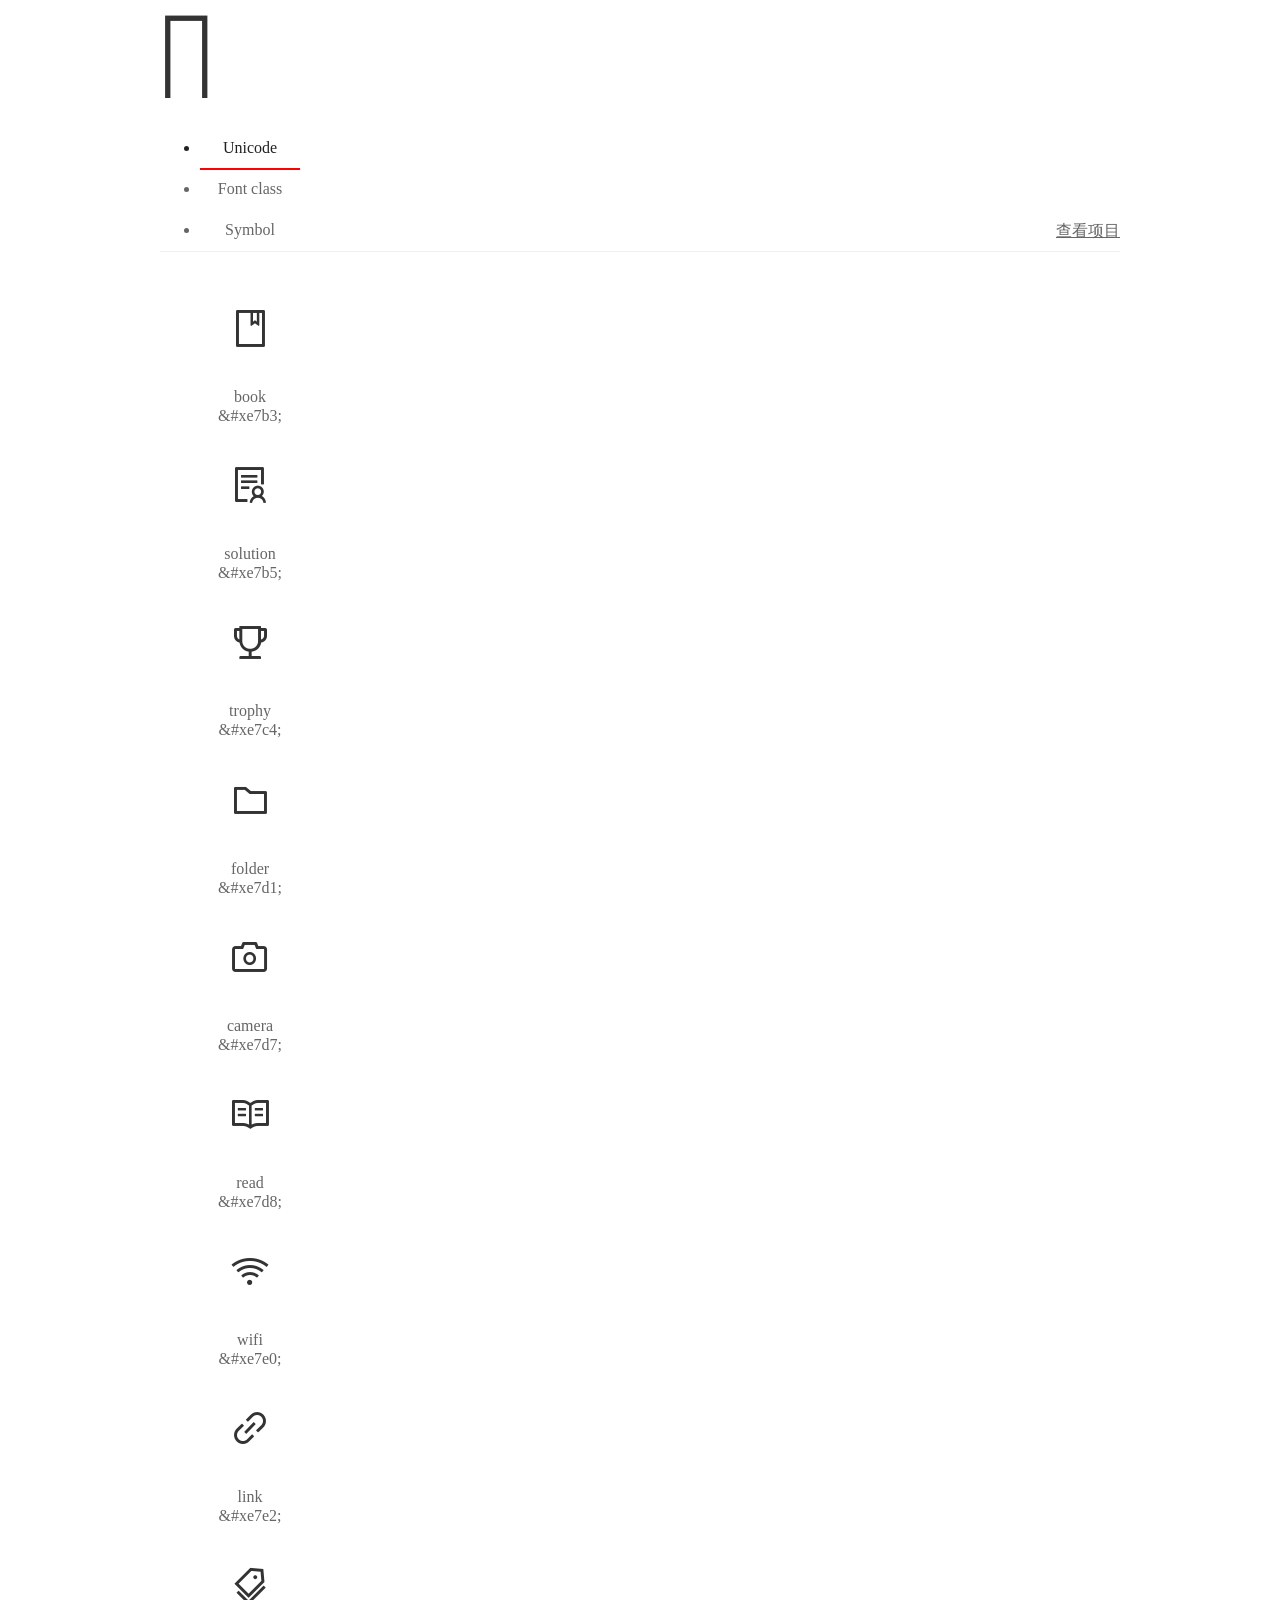
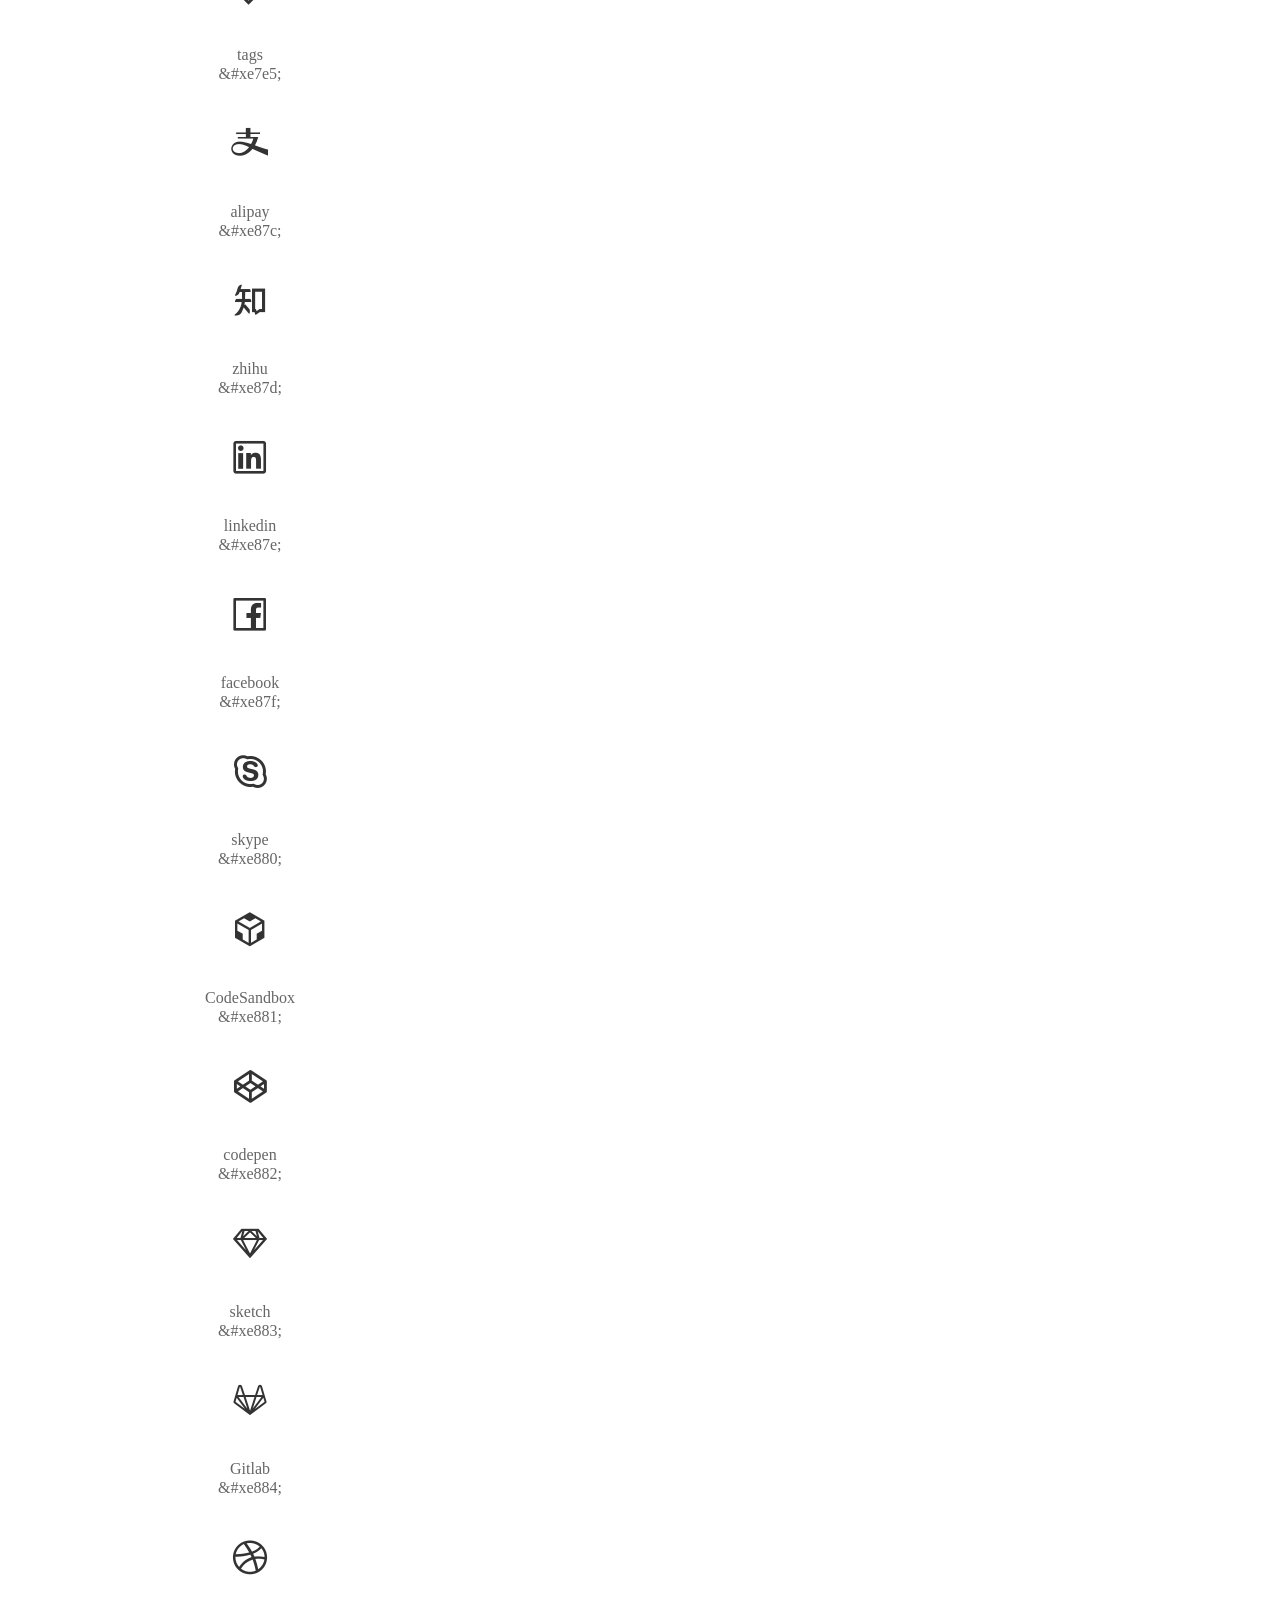
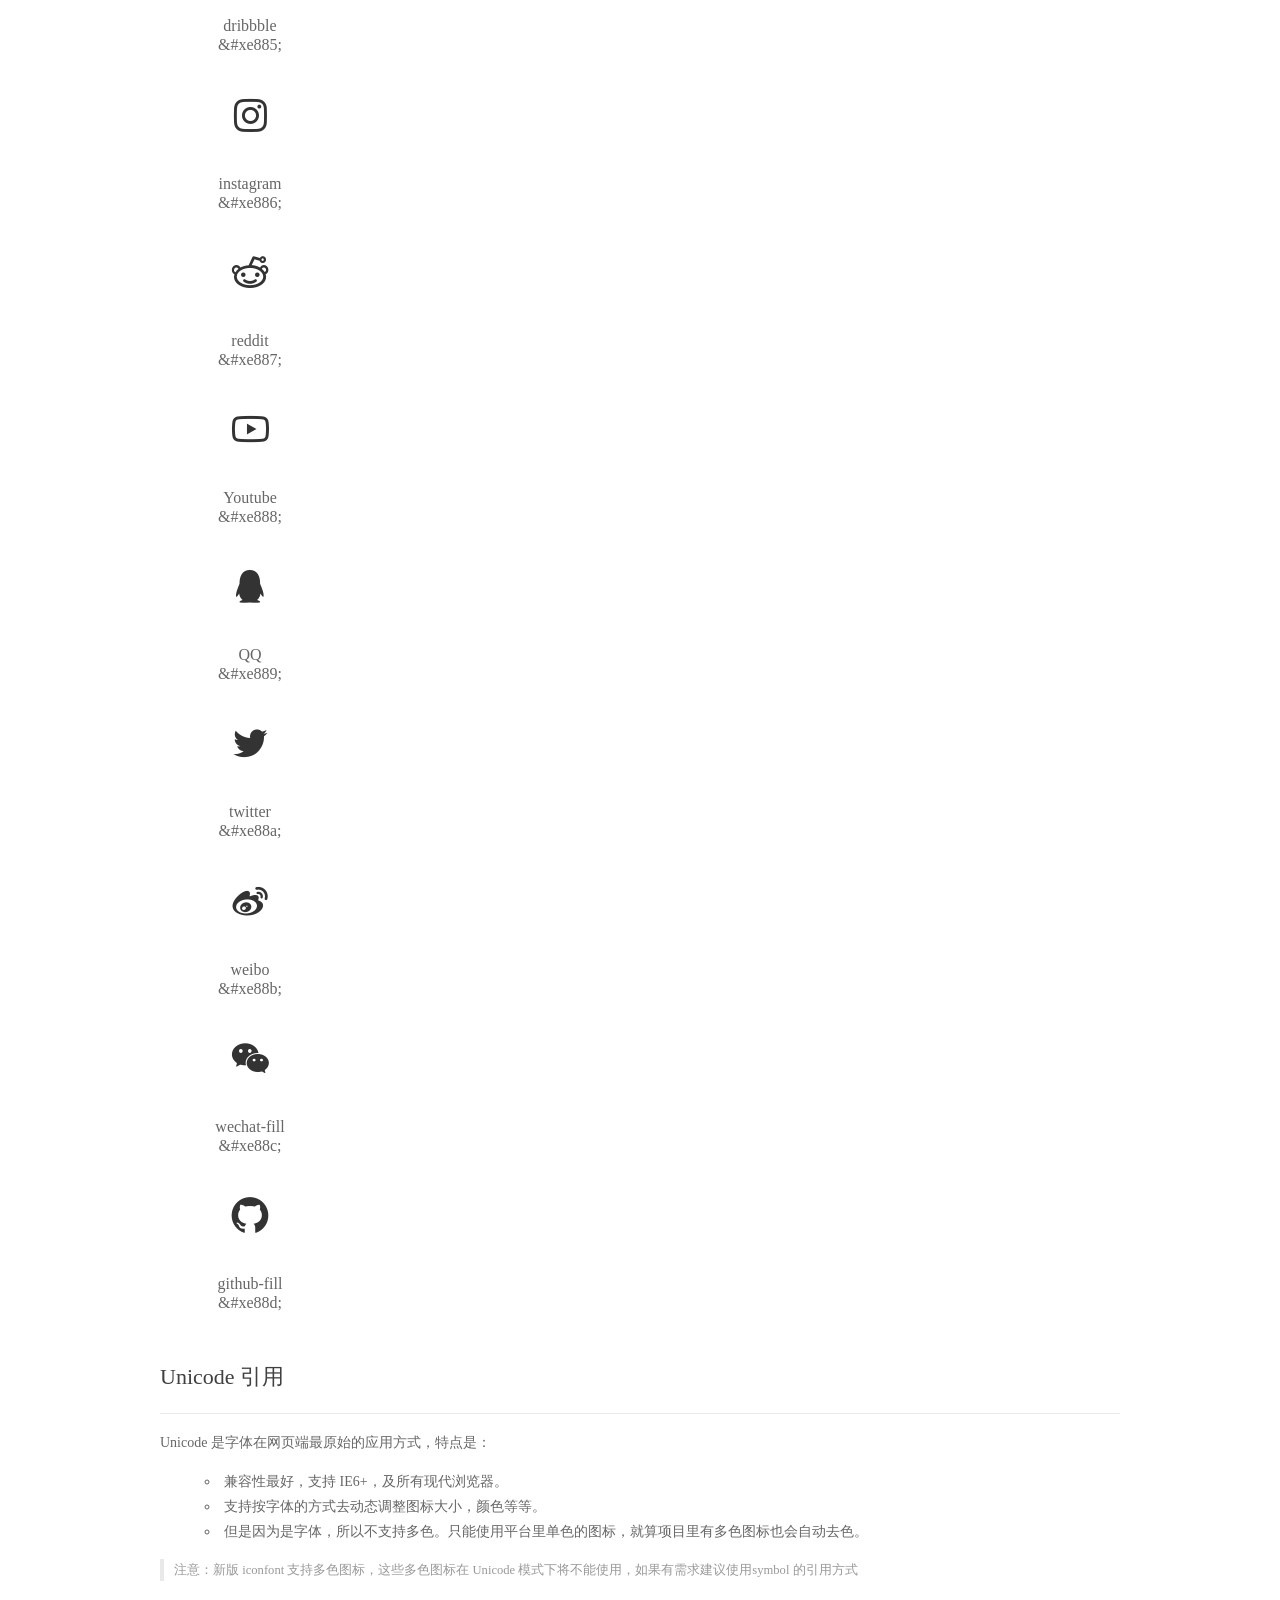
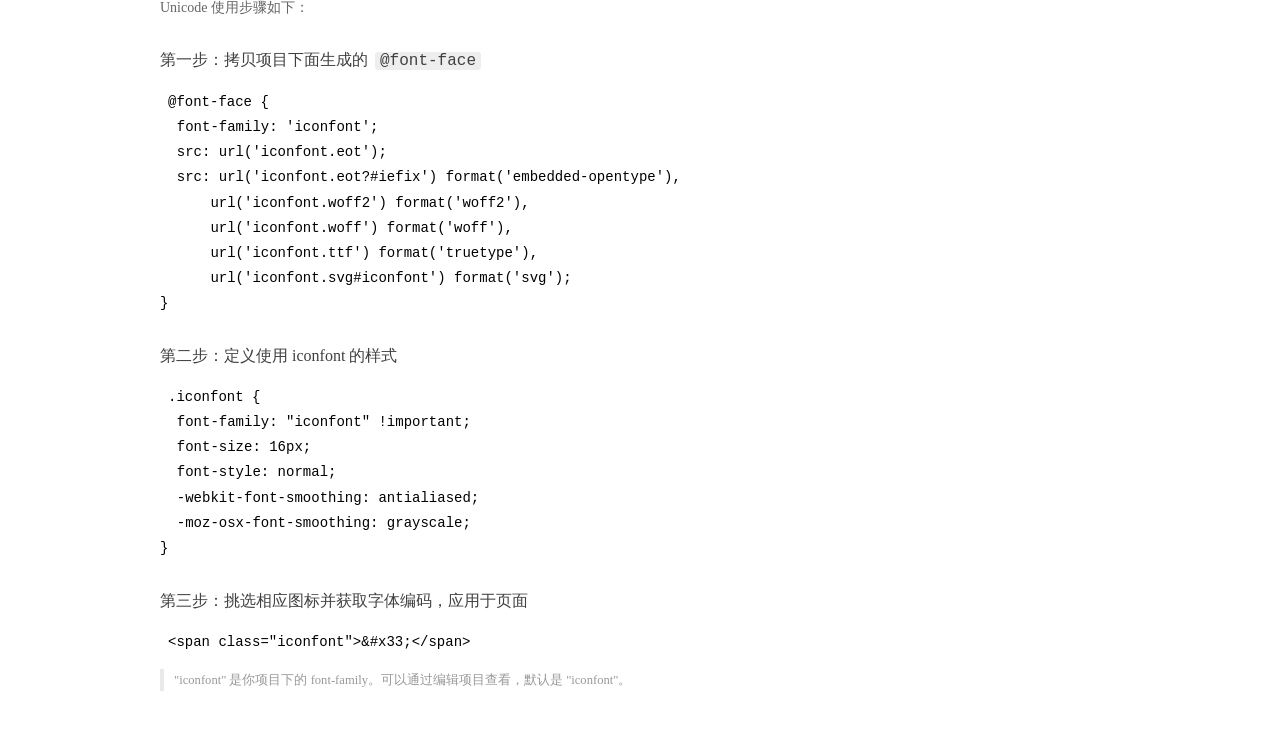
<file: fonts/iconfont/demo_index.html>
<!DOCTYPE html>
<html>
<head>
  <meta charset="utf-8"/>
  <title>IconFont Demo</title>
  <link rel="shortcut icon" href="https://gtms04.alicdn.com/tps/i4/TB1_oz6GVXXXXaFXpXXJDFnIXXX-64-64.ico" type="image/x-icon"/>
  <link rel="stylesheet" href="https://g.alicdn.com/thx/cube/1.3.2/cube.min.css">
  <link rel="stylesheet" href="demo.css">
  <link rel="stylesheet" href="iconfont.css">
  <script src="iconfont.js"></script>
  <!-- jQuery -->
  <script src="https://a1.alicdn.com/oss/uploads/2018/12/26/7bfddb60-08e8-11e9-9b04-53e73bb6408b.js"></script>
  <!-- 代码高亮 -->
  <script src="https://a1.alicdn.com/oss/uploads/2018/12/26/a3f714d0-08e6-11e9-8a15-ebf944d7534c.js"></script>
</head>
<body>
  <div class="main">
    <h1 class="logo"><a href="https://www.iconfont.cn/" title="iconfont 首页" target="_blank">&#xe86b;</a></h1>
    <div class="nav-tabs">
      <ul id="tabs" class="dib-box">
        <li class="dib active"><span>Unicode</span></li>
        <li class="dib"><span>Font class</span></li>
        <li class="dib"><span>Symbol</span></li>
      </ul>
      
      <a href="https://www.iconfont.cn/manage/index?manage_type=myprojects&projectId=1614736" target="_blank" class="nav-more">查看项目</a>
      
    </div>
    <div class="tab-container">
      <div class="content unicode" style="display: block;">
          <ul class="icon_lists dib-box">
          
            <li class="dib">
              <span class="icon iconfont">&#xe7b3;</span>
                <div class="name">book</div>
                <div class="code-name">&amp;#xe7b3;</div>
              </li>
          
            <li class="dib">
              <span class="icon iconfont">&#xe7b5;</span>
                <div class="name">solution</div>
                <div class="code-name">&amp;#xe7b5;</div>
              </li>
          
            <li class="dib">
              <span class="icon iconfont">&#xe7c4;</span>
                <div class="name">trophy</div>
                <div class="code-name">&amp;#xe7c4;</div>
              </li>
          
            <li class="dib">
              <span class="icon iconfont">&#xe7d1;</span>
                <div class="name">folder</div>
                <div class="code-name">&amp;#xe7d1;</div>
              </li>
          
            <li class="dib">
              <span class="icon iconfont">&#xe7d7;</span>
                <div class="name">camera</div>
                <div class="code-name">&amp;#xe7d7;</div>
              </li>
          
            <li class="dib">
              <span class="icon iconfont">&#xe7d8;</span>
                <div class="name">read</div>
                <div class="code-name">&amp;#xe7d8;</div>
              </li>
          
            <li class="dib">
              <span class="icon iconfont">&#xe7e0;</span>
                <div class="name">wifi</div>
                <div class="code-name">&amp;#xe7e0;</div>
              </li>
          
            <li class="dib">
              <span class="icon iconfont">&#xe7e2;</span>
                <div class="name">link</div>
                <div class="code-name">&amp;#xe7e2;</div>
              </li>
          
            <li class="dib">
              <span class="icon iconfont">&#xe7e5;</span>
                <div class="name">tags</div>
                <div class="code-name">&amp;#xe7e5;</div>
              </li>
          
            <li class="dib">
              <span class="icon iconfont">&#xe87c;</span>
                <div class="name">alipay</div>
                <div class="code-name">&amp;#xe87c;</div>
              </li>
          
            <li class="dib">
              <span class="icon iconfont">&#xe87d;</span>
                <div class="name">zhihu</div>
                <div class="code-name">&amp;#xe87d;</div>
              </li>
          
            <li class="dib">
              <span class="icon iconfont">&#xe87e;</span>
                <div class="name">linkedin</div>
                <div class="code-name">&amp;#xe87e;</div>
              </li>
          
            <li class="dib">
              <span class="icon iconfont">&#xe87f;</span>
                <div class="name">facebook</div>
                <div class="code-name">&amp;#xe87f;</div>
              </li>
          
            <li class="dib">
              <span class="icon iconfont">&#xe880;</span>
                <div class="name">skype</div>
                <div class="code-name">&amp;#xe880;</div>
              </li>
          
            <li class="dib">
              <span class="icon iconfont">&#xe881;</span>
                <div class="name">CodeSandbox</div>
                <div class="code-name">&amp;#xe881;</div>
              </li>
          
            <li class="dib">
              <span class="icon iconfont">&#xe882;</span>
                <div class="name">codepen</div>
                <div class="code-name">&amp;#xe882;</div>
              </li>
          
            <li class="dib">
              <span class="icon iconfont">&#xe883;</span>
                <div class="name">sketch</div>
                <div class="code-name">&amp;#xe883;</div>
              </li>
          
            <li class="dib">
              <span class="icon iconfont">&#xe884;</span>
                <div class="name">Gitlab</div>
                <div class="code-name">&amp;#xe884;</div>
              </li>
          
            <li class="dib">
              <span class="icon iconfont">&#xe885;</span>
                <div class="name">dribbble</div>
                <div class="code-name">&amp;#xe885;</div>
              </li>
          
            <li class="dib">
              <span class="icon iconfont">&#xe886;</span>
                <div class="name">instagram</div>
                <div class="code-name">&amp;#xe886;</div>
              </li>
          
            <li class="dib">
              <span class="icon iconfont">&#xe887;</span>
                <div class="name">reddit</div>
                <div class="code-name">&amp;#xe887;</div>
              </li>
          
            <li class="dib">
              <span class="icon iconfont">&#xe888;</span>
                <div class="name">Youtube</div>
                <div class="code-name">&amp;#xe888;</div>
              </li>
          
            <li class="dib">
              <span class="icon iconfont">&#xe889;</span>
                <div class="name">QQ</div>
                <div class="code-name">&amp;#xe889;</div>
              </li>
          
            <li class="dib">
              <span class="icon iconfont">&#xe88a;</span>
                <div class="name">twitter</div>
                <div class="code-name">&amp;#xe88a;</div>
              </li>
          
            <li class="dib">
              <span class="icon iconfont">&#xe88b;</span>
                <div class="name">weibo</div>
                <div class="code-name">&amp;#xe88b;</div>
              </li>
          
            <li class="dib">
              <span class="icon iconfont">&#xe88c;</span>
                <div class="name">wechat-fill</div>
                <div class="code-name">&amp;#xe88c;</div>
              </li>
          
            <li class="dib">
              <span class="icon iconfont">&#xe88d;</span>
                <div class="name">github-fill</div>
                <div class="code-name">&amp;#xe88d;</div>
              </li>
          
          </ul>
          <div class="article markdown">
          <h2 id="unicode-">Unicode 引用</h2>
          <hr>

          <p>Unicode 是字体在网页端最原始的应用方式，特点是：</p>
          <ul>
            <li>兼容性最好，支持 IE6+，及所有现代浏览器。</li>
            <li>支持按字体的方式去动态调整图标大小，颜色等等。</li>
            <li>但是因为是字体，所以不支持多色。只能使用平台里单色的图标，就算项目里有多色图标也会自动去色。</li>
          </ul>
          <blockquote>
            <p>注意：新版 iconfont 支持多色图标，这些多色图标在 Unicode 模式下将不能使用，如果有需求建议使用symbol 的引用方式</p>
          </blockquote>
          <p>Unicode 使用步骤如下：</p>
          <h3 id="-font-face">第一步：拷贝项目下面生成的 <code>@font-face</code></h3>
<pre><code class="language-css"
>@font-face {
  font-family: 'iconfont';
  src: url('iconfont.eot');
  src: url('iconfont.eot?#iefix') format('embedded-opentype'),
      url('iconfont.woff2') format('woff2'),
      url('iconfont.woff') format('woff'),
      url('iconfont.ttf') format('truetype'),
      url('iconfont.svg#iconfont') format('svg');
}
</code></pre>
          <h3 id="-iconfont-">第二步：定义使用 iconfont 的样式</h3>
<pre><code class="language-css"
>.iconfont {
  font-family: "iconfont" !important;
  font-size: 16px;
  font-style: normal;
  -webkit-font-smoothing: antialiased;
  -moz-osx-font-smoothing: grayscale;
}
</code></pre>
          <h3 id="-">第三步：挑选相应图标并获取字体编码，应用于页面</h3>
<pre>
<code class="language-html"
>&lt;span class="iconfont"&gt;&amp;#x33;&lt;/span&gt;
</code></pre>
          <blockquote>
            <p>"iconfont" 是你项目下的 font-family。可以通过编辑项目查看，默认是 "iconfont"。</p>
          </blockquote>
          </div>
      </div>
      <div class="content font-class">
        <ul class="icon_lists dib-box">
          
          <li class="dib">
            <span class="icon iconfont icon-publish"></span>
            <div class="name">
              book
            </div>
            <div class="code-name">.icon-publish
            </div>
          </li>
          
          <li class="dib">
            <span class="icon iconfont icon-resume"></span>
            <div class="name">
              solution
            </div>
            <div class="code-name">.icon-resume
            </div>
          </li>
          
          <li class="dib">
            <span class="icon iconfont icon-trophy"></span>
            <div class="name">
              trophy
            </div>
            <div class="code-name">.icon-trophy
            </div>
          </li>
          
          <li class="dib">
            <span class="icon iconfont icon-category"></span>
            <div class="name">
              folder
            </div>
            <div class="code-name">.icon-category
            </div>
          </li>
          
          <li class="dib">
            <span class="icon iconfont icon-gallery"></span>
            <div class="name">
              camera
            </div>
            <div class="code-name">.icon-gallery
            </div>
          </li>
          
          <li class="dib">
            <span class="icon iconfont icon-blog"></span>
            <div class="name">
              read
            </div>
            <div class="code-name">.icon-blog
            </div>
          </li>
          
          <li class="dib">
            <span class="icon iconfont icon-rss"></span>
            <div class="name">
              wifi
            </div>
            <div class="code-name">.icon-rss
            </div>
          </li>
          
          <li class="dib">
            <span class="icon iconfont icon-link"></span>
            <div class="name">
              link
            </div>
            <div class="code-name">.icon-link
            </div>
          </li>
          
          <li class="dib">
            <span class="icon iconfont icon-tags"></span>
            <div class="name">
              tags
            </div>
            <div class="code-name">.icon-tags
            </div>
          </li>
          
          <li class="dib">
            <span class="icon iconfont icon-alipay"></span>
            <div class="name">
              alipay
            </div>
            <div class="code-name">.icon-alipay
            </div>
          </li>
          
          <li class="dib">
            <span class="icon iconfont icon-zhihu"></span>
            <div class="name">
              zhihu
            </div>
            <div class="code-name">.icon-zhihu
            </div>
          </li>
          
          <li class="dib">
            <span class="icon iconfont icon-linkedin"></span>
            <div class="name">
              linkedin
            </div>
            <div class="code-name">.icon-linkedin
            </div>
          </li>
          
          <li class="dib">
            <span class="icon iconfont icon-facebook"></span>
            <div class="name">
              facebook
            </div>
            <div class="code-name">.icon-facebook
            </div>
          </li>
          
          <li class="dib">
            <span class="icon iconfont icon-skype"></span>
            <div class="name">
              skype
            </div>
            <div class="code-name">.icon-skype
            </div>
          </li>
          
          <li class="dib">
            <span class="icon iconfont icon-codesandbox"></span>
            <div class="name">
              CodeSandbox
            </div>
            <div class="code-name">.icon-codesandbox
            </div>
          </li>
          
          <li class="dib">
            <span class="icon iconfont icon-codepen"></span>
            <div class="name">
              codepen
            </div>
            <div class="code-name">.icon-codepen
            </div>
          </li>
          
          <li class="dib">
            <span class="icon iconfont icon-sketch"></span>
            <div class="name">
              sketch
            </div>
            <div class="code-name">.icon-sketch
            </div>
          </li>
          
          <li class="dib">
            <span class="icon iconfont icon-gitlab"></span>
            <div class="name">
              Gitlab
            </div>
            <div class="code-name">.icon-gitlab
            </div>
          </li>
          
          <li class="dib">
            <span class="icon iconfont icon-dribbble"></span>
            <div class="name">
              dribbble
            </div>
            <div class="code-name">.icon-dribbble
            </div>
          </li>
          
          <li class="dib">
            <span class="icon iconfont icon-instagram"></span>
            <div class="name">
              instagram
            </div>
            <div class="code-name">.icon-instagram
            </div>
          </li>
          
          <li class="dib">
            <span class="icon iconfont icon-reddit"></span>
            <div class="name">
              reddit
            </div>
            <div class="code-name">.icon-reddit
            </div>
          </li>
          
          <li class="dib">
            <span class="icon iconfont icon-youtube"></span>
            <div class="name">
              Youtube
            </div>
            <div class="code-name">.icon-youtube
            </div>
          </li>
          
          <li class="dib">
            <span class="icon iconfont icon-qq"></span>
            <div class="name">
              QQ
            </div>
            <div class="code-name">.icon-qq
            </div>
          </li>
          
          <li class="dib">
            <span class="icon iconfont icon-twitter"></span>
            <div class="name">
              twitter
            </div>
            <div class="code-name">.icon-twitter
            </div>
          </li>
          
          <li class="dib">
            <span class="icon iconfont icon-weibo"></span>
            <div class="name">
              weibo
            </div>
            <div class="code-name">.icon-weibo
            </div>
          </li>
          
          <li class="dib">
            <span class="icon iconfont icon-wechat"></span>
            <div class="name">
              wechat-fill
            </div>
            <div class="code-name">.icon-wechat
            </div>
          </li>
          
          <li class="dib">
            <span class="icon iconfont icon-github"></span>
            <div class="name">
              github-fill
            </div>
            <div class="code-name">.icon-github
            </div>
          </li>
          
        </ul>
        <div class="article markdown">
        <h2 id="font-class-">font-class 引用</h2>
        <hr>

        <p>font-class 是 Unicode 使用方式的一种变种，主要是解决 Unicode 书写不直观，语意不明确的问题。</p>
        <p>与 Unicode 使用方式相比，具有如下特点：</p>
        <ul>
          <li>兼容性良好，支持 IE8+，及所有现代浏览器。</li>
          <li>相比于 Unicode 语意明确，书写更直观。可以很容易分辨这个 icon 是什么。</li>
          <li>因为使用 class 来定义图标，所以当要替换图标时，只需要修改 class 里面的 Unicode 引用。</li>
          <li>不过因为本质上还是使用的字体，所以多色图标还是不支持的。</li>
        </ul>
        <p>使用步骤如下：</p>
        <h3 id="-fontclass-">第一步：引入项目下面生成的 fontclass 代码：</h3>
<pre><code class="language-html">&lt;link rel="stylesheet" href="./iconfont.css"&gt;
</code></pre>
        <h3 id="-">第二步：挑选相应图标并获取类名，应用于页面：</h3>
<pre><code class="language-html">&lt;span class="iconfont icon-xxx"&gt;&lt;/span&gt;
</code></pre>
        <blockquote>
          <p>"
            iconfont" 是你项目下的 font-family。可以通过编辑项目查看，默认是 "iconfont"。</p>
        </blockquote>
      </div>
      </div>
      <div class="content symbol">
          <ul class="icon_lists dib-box">
          
            <li class="dib">
                <svg class="icon svg-icon" aria-hidden="true">
                  <use xlink:href="#icon-publish"></use>
                </svg>
                <div class="name">book</div>
                <div class="code-name">#icon-publish</div>
            </li>
          
            <li class="dib">
                <svg class="icon svg-icon" aria-hidden="true">
                  <use xlink:href="#icon-resume"></use>
                </svg>
                <div class="name">solution</div>
                <div class="code-name">#icon-resume</div>
            </li>
          
            <li class="dib">
                <svg class="icon svg-icon" aria-hidden="true">
                  <use xlink:href="#icon-trophy"></use>
                </svg>
                <div class="name">trophy</div>
                <div class="code-name">#icon-trophy</div>
            </li>
          
            <li class="dib">
                <svg class="icon svg-icon" aria-hidden="true">
                  <use xlink:href="#icon-category"></use>
                </svg>
                <div class="name">folder</div>
                <div class="code-name">#icon-category</div>
            </li>
          
            <li class="dib">
                <svg class="icon svg-icon" aria-hidden="true">
                  <use xlink:href="#icon-gallery"></use>
                </svg>
                <div class="name">camera</div>
                <div class="code-name">#icon-gallery</div>
            </li>
          
            <li class="dib">
                <svg class="icon svg-icon" aria-hidden="true">
                  <use xlink:href="#icon-blog"></use>
                </svg>
                <div class="name">read</div>
                <div class="code-name">#icon-blog</div>
            </li>
          
            <li class="dib">
                <svg class="icon svg-icon" aria-hidden="true">
                  <use xlink:href="#icon-rss"></use>
                </svg>
                <div class="name">wifi</div>
                <div class="code-name">#icon-rss</div>
            </li>
          
            <li class="dib">
                <svg class="icon svg-icon" aria-hidden="true">
                  <use xlink:href="#icon-link"></use>
                </svg>
                <div class="name">link</div>
                <div class="code-name">#icon-link</div>
            </li>
          
            <li class="dib">
                <svg class="icon svg-icon" aria-hidden="true">
                  <use xlink:href="#icon-tags"></use>
                </svg>
                <div class="name">tags</div>
                <div class="code-name">#icon-tags</div>
            </li>
          
            <li class="dib">
                <svg class="icon svg-icon" aria-hidden="true">
                  <use xlink:href="#icon-alipay"></use>
                </svg>
                <div class="name">alipay</div>
                <div class="code-name">#icon-alipay</div>
            </li>
          
            <li class="dib">
                <svg class="icon svg-icon" aria-hidden="true">
                  <use xlink:href="#icon-zhihu"></use>
                </svg>
                <div class="name">zhihu</div>
                <div class="code-name">#icon-zhihu</div>
            </li>
          
            <li class="dib">
                <svg class="icon svg-icon" aria-hidden="true">
                  <use xlink:href="#icon-linkedin"></use>
                </svg>
                <div class="name">linkedin</div>
                <div class="code-name">#icon-linkedin</div>
            </li>
          
            <li class="dib">
                <svg class="icon svg-icon" aria-hidden="true">
                  <use xlink:href="#icon-facebook"></use>
                </svg>
                <div class="name">facebook</div>
                <div class="code-name">#icon-facebook</div>
            </li>
          
            <li class="dib">
                <svg class="icon svg-icon" aria-hidden="true">
                  <use xlink:href="#icon-skype"></use>
                </svg>
                <div class="name">skype</div>
                <div class="code-name">#icon-skype</div>
            </li>
          
            <li class="dib">
                <svg class="icon svg-icon" aria-hidden="true">
                  <use xlink:href="#icon-codesandbox"></use>
                </svg>
                <div class="name">CodeSandbox</div>
                <div class="code-name">#icon-codesandbox</div>
            </li>
          
            <li class="dib">
                <svg class="icon svg-icon" aria-hidden="true">
                  <use xlink:href="#icon-codepen"></use>
                </svg>
                <div class="name">codepen</div>
                <div class="code-name">#icon-codepen</div>
            </li>
          
            <li class="dib">
                <svg class="icon svg-icon" aria-hidden="true">
                  <use xlink:href="#icon-sketch"></use>
                </svg>
                <div class="name">sketch</div>
                <div class="code-name">#icon-sketch</div>
            </li>
          
            <li class="dib">
                <svg class="icon svg-icon" aria-hidden="true">
                  <use xlink:href="#icon-gitlab"></use>
                </svg>
                <div class="name">Gitlab</div>
                <div class="code-name">#icon-gitlab</div>
            </li>
          
            <li class="dib">
                <svg class="icon svg-icon" aria-hidden="true">
                  <use xlink:href="#icon-dribbble"></use>
                </svg>
                <div class="name">dribbble</div>
                <div class="code-name">#icon-dribbble</div>
            </li>
          
            <li class="dib">
                <svg class="icon svg-icon" aria-hidden="true">
                  <use xlink:href="#icon-instagram"></use>
                </svg>
                <div class="name">instagram</div>
                <div class="code-name">#icon-instagram</div>
            </li>
          
            <li class="dib">
                <svg class="icon svg-icon" aria-hidden="true">
                  <use xlink:href="#icon-reddit"></use>
                </svg>
                <div class="name">reddit</div>
                <div class="code-name">#icon-reddit</div>
            </li>
          
            <li class="dib">
                <svg class="icon svg-icon" aria-hidden="true">
                  <use xlink:href="#icon-youtube"></use>
                </svg>
                <div class="name">Youtube</div>
                <div class="code-name">#icon-youtube</div>
            </li>
          
            <li class="dib">
                <svg class="icon svg-icon" aria-hidden="true">
                  <use xlink:href="#icon-qq"></use>
                </svg>
                <div class="name">QQ</div>
                <div class="code-name">#icon-qq</div>
            </li>
          
            <li class="dib">
                <svg class="icon svg-icon" aria-hidden="true">
                  <use xlink:href="#icon-twitter"></use>
                </svg>
                <div class="name">twitter</div>
                <div class="code-name">#icon-twitter</div>
            </li>
          
            <li class="dib">
                <svg class="icon svg-icon" aria-hidden="true">
                  <use xlink:href="#icon-weibo"></use>
                </svg>
                <div class="name">weibo</div>
                <div class="code-name">#icon-weibo</div>
            </li>
          
            <li class="dib">
                <svg class="icon svg-icon" aria-hidden="true">
                  <use xlink:href="#icon-wechat"></use>
                </svg>
                <div class="name">wechat-fill</div>
                <div class="code-name">#icon-wechat</div>
            </li>
          
            <li class="dib">
                <svg class="icon svg-icon" aria-hidden="true">
                  <use xlink:href="#icon-github"></use>
                </svg>
                <div class="name">github-fill</div>
                <div class="code-name">#icon-github</div>
            </li>
          
          </ul>
          <div class="article markdown">
          <h2 id="symbol-">Symbol 引用</h2>
          <hr>

          <p>这是一种全新的使用方式，应该说这才是未来的主流，也是平台目前推荐的用法。相关介绍可以参考这篇<a href="">文章</a>
            这种用法其实是做了一个 SVG 的集合，与另外两种相比具有如下特点：</p>
          <ul>
            <li>支持多色图标了，不再受单色限制。</li>
            <li>通过一些技巧，支持像字体那样，通过 <code>font-size</code>, <code>color</code> 来调整样式。</li>
            <li>兼容性较差，支持 IE9+，及现代浏览器。</li>
            <li>浏览器渲染 SVG 的性能一般，还不如 png。</li>
          </ul>
          <p>使用步骤如下：</p>
          <h3 id="-symbol-">第一步：引入项目下面生成的 symbol 代码：</h3>
<pre><code class="language-html">&lt;script src="./iconfont.js"&gt;&lt;/script&gt;
</code></pre>
          <h3 id="-css-">第二步：加入通用 CSS 代码（引入一次就行）：</h3>
<pre><code class="language-html">&lt;style&gt;
.icon {
  width: 1em;
  height: 1em;
  vertical-align: -0.15em;
  fill: currentColor;
  overflow: hidden;
}
&lt;/style&gt;
</code></pre>
          <h3 id="-">第三步：挑选相应图标并获取类名，应用于页面：</h3>
<pre><code class="language-html">&lt;svg class="icon" aria-hidden="true"&gt;
  &lt;use xlink:href="#icon-xxx"&gt;&lt;/use&gt;
&lt;/svg&gt;
</code></pre>
          </div>
      </div>

    </div>
  </div>
  <script>
  $(document).ready(function () {
      $('.tab-container .content:first').show()

      $('#tabs li').click(function (e) {
        var tabContent = $('.tab-container .content')
        var index = $(this).index()

        if ($(this).hasClass('active')) {
          return
        } else {
          $('#tabs li').removeClass('active')
          $(this).addClass('active')

          tabContent.hide().eq(index).fadeIn()
        }
      })
    })
  </script>
</body>
</html>
</file>
<file: fonts/iconfont/demo.css>
/* Logo 字体 */
@font-face {
  font-family: "iconfont logo";
  src: url('https://at.alicdn.com/t/font_985780_km7mi63cihi.eot?t=1545807318834');
  src: url('https://at.alicdn.com/t/font_985780_km7mi63cihi.eot?t=1545807318834#iefix') format('embedded-opentype'),
    url('https://at.alicdn.com/t/font_985780_km7mi63cihi.woff?t=1545807318834') format('woff'),
    url('https://at.alicdn.com/t/font_985780_km7mi63cihi.ttf?t=1545807318834') format('truetype'),
    url('https://at.alicdn.com/t/font_985780_km7mi63cihi.svg?t=1545807318834#iconfont') format('svg');
}

.logo {
  font-family: "iconfont logo";
  font-size: 160px;
  font-style: normal;
  -webkit-font-smoothing: antialiased;
  -moz-osx-font-smoothing: grayscale;
}

/* tabs */
.nav-tabs {
  position: relative;
}

.nav-tabs .nav-more {
  position: absolute;
  right: 0;
  bottom: 0;
  height: 42px;
  line-height: 42px;
  color: #666;
}

#tabs {
  border-bottom: 1px solid #eee;
}

#tabs li {
  cursor: pointer;
  width: 100px;
  height: 40px;
  line-height: 40px;
  text-align: center;
  font-size: 16px;
  border-bottom: 2px solid transparent;
  position: relative;
  z-index: 1;
  margin-bottom: -1px;
  color: #666;
}


#tabs .active {
  border-bottom-color: #f00;
  color: #222;
}

.tab-container .content {
  display: none;
}

/* 页面布局 */
.main {
  padding: 30px 100px;
  width: 960px;
  margin: 0 auto;
}

.main .logo {
  color: #333;
  text-align: left;
  margin-bottom: 30px;
  line-height: 1;
  height: 110px;
  margin-top: -50px;
  overflow: hidden;
  *zoom: 1;
}

.main .logo a {
  font-size: 160px;
  color: #333;
}

.helps {
  margin-top: 40px;
}

.helps pre {
  padding: 20px;
  margin: 10px 0;
  border: solid 1px #e7e1cd;
  background-color: #fffdef;
  overflow: auto;
}

.icon_lists {
  width: 100% !important;
  overflow: hidden;
  *zoom: 1;
}

.icon_lists li {
  width: 100px;
  margin-bottom: 10px;
  margin-right: 20px;
  text-align: center;
  list-style: none !important;
  cursor: default;
}

.icon_lists li .code-name {
  line-height: 1.2;
}

.icon_lists .icon {
  display: block;
  height: 100px;
  line-height: 100px;
  font-size: 42px;
  margin: 10px auto;
  color: #333;
  -webkit-transition: font-size 0.25s linear, width 0.25s linear;
  -moz-transition: font-size 0.25s linear, width 0.25s linear;
  transition: font-size 0.25s linear, width 0.25s linear;
}

.icon_lists .icon:hover {
  font-size: 100px;
}

.icon_lists .svg-icon {
  /* 通过设置 font-size 来改变图标大小 */
  width: 1em;
  /* 图标和文字相邻时，垂直对齐 */
  vertical-align: -0.15em;
  /* 通过设置 color 来改变 SVG 的颜色/fill */
  fill: currentColor;
  /* path 和 stroke 溢出 viewBox 部分在 IE 下会显示
      normalize.css 中也包含这行 */
  overflow: hidden;
}

.icon_lists li .name,
.icon_lists li .code-name {
  color: #666;
}

/* markdown 样式 */
.markdown {
  color: #666;
  font-size: 14px;
  line-height: 1.8;
}

.highlight {
  line-height: 1.5;
}

.markdown img {
  vertical-align: middle;
  max-width: 100%;
}

.markdown h1 {
  color: #404040;
  font-weight: 500;
  line-height: 40px;
  margin-bottom: 24px;
}

.markdown h2,
.markdown h3,
.markdown h4,
.markdown h5,
.markdown h6 {
  color: #404040;
  margin: 1.6em 0 0.6em 0;
  font-weight: 500;
  clear: both;
}

.markdown h1 {
  font-size: 28px;
}

.markdown h2 {
  font-size: 22px;
}

.markdown h3 {
  font-size: 16px;
}

.markdown h4 {
  font-size: 14px;
}

.markdown h5 {
  font-size: 12px;
}

.markdown h6 {
  font-size: 12px;
}

.markdown hr {
  height: 1px;
  border: 0;
  background: #e9e9e9;
  margin: 16px 0;
  clear: both;
}

.markdown p {
  margin: 1em 0;
}

.markdown>p,
.markdown>blockquote,
.markdown>.highlight,
.markdown>ol,
.markdown>ul {
  width: 80%;
}

.markdown ul>li {
  list-style: circle;
}

.markdown>ul li,
.markdown blockquote ul>li {
  margin-left: 20px;
  padding-left: 4px;
}

.markdown>ul li p,
.markdown>ol li p {
  margin: 0.6em 0;
}

.markdown ol>li {
  list-style: decimal;
}

.markdown>ol li,
.markdown blockquote ol>li {
  margin-left: 20px;
  padding-left: 4px;
}

.markdown code {
  margin: 0 3px;
  padding: 0 5px;
  background: #eee;
  border-radius: 3px;
}

.markdown strong,
.markdown b {
  font-weight: 600;
}

.markdown>table {
  border-collapse: collapse;
  border-spacing: 0px;
  empty-cells: show;
  border: 1px solid #e9e9e9;
  width: 95%;
  margin-bottom: 24px;
}

.markdown>table th {
  white-space: nowrap;
  color: #333;
  font-weight: 600;
}

.markdown>table th,
.markdown>table td {
  border: 1px solid #e9e9e9;
  padding: 8px 16px;
  text-align: left;
}

.markdown>table th {
  background: #F7F7F7;
}

.markdown blockquote {
  font-size: 90%;
  color: #999;
  border-left: 4px solid #e9e9e9;
  padding-left: 0.8em;
  margin: 1em 0;
}

.markdown blockquote p {
  margin: 0;
}

.markdown .anchor {
  opacity: 0;
  transition: opacity 0.3s ease;
  margin-left: 8px;
}

.markdown .waiting {
  color: #ccc;
}

.markdown h1:hover .anchor,
.markdown h2:hover .anchor,
.markdown h3:hover .anchor,
.markdown h4:hover .anchor,
.markdown h5:hover .anchor,
.markdown h6:hover .anchor {
  opacity: 1;
  display: inline-block;
}

.markdown>br,
.markdown>p>br {
  clear: both;
}


.hljs {
  display: block;
  background: white;
  padding: 0.5em;
  color: #333333;
  overflow-x: auto;
}

.hljs-comment,
.hljs-meta {
  color: #969896;
}

.hljs-string,
.hljs-variable,
.hljs-template-variable,
.hljs-strong,
.hljs-emphasis,
.hljs-quote {
  color: #df5000;
}

.hljs-keyword,
.hljs-selector-tag,
.hljs-type {
  color: #a71d5d;
}

.hljs-literal,
.hljs-symbol,
.hljs-bullet,
.hljs-attribute {
  color: #0086b3;
}

.hljs-section,
.hljs-name {
  color: #63a35c;
}

.hljs-tag {
  color: #333333;
}

.hljs-title,
.hljs-attr,
.hljs-selector-id,
.hljs-selector-class,
.hljs-selector-attr,
.hljs-selector-pseudo {
  color: #795da3;
}

.hljs-addition {
  color: #55a532;
  background-color: #eaffea;
}

.hljs-deletion {
  color: #bd2c00;
  background-color: #ffecec;
}

.hljs-link {
  text-decoration: underline;
}

/* 代码高亮 */
/* PrismJS 1.15.0
https://prismjs.com/download.html#themes=prism&languages=markup+css+clike+javascript */
/**
 * prism.js default theme for JavaScript, CSS and HTML
 * Based on dabblet (http://dabblet.com)
 * @author Lea Verou
 */
code[class*="language-"],
pre[class*="language-"] {
  color: black;
  background: none;
  text-shadow: 0 1px white;
  font-family: Consolas, Monaco, 'Andale Mono', 'Ubuntu Mono', monospace;
  text-align: left;
  white-space: pre;
  word-spacing: normal;
  word-break: normal;
  word-wrap: normal;
  line-height: 1.5;

  -moz-tab-size: 4;
  -o-tab-size: 4;
  tab-size: 4;

  -webkit-hyphens: none;
  -moz-hyphens: none;
  -ms-hyphens: none;
  hyphens: none;
}

pre[class*="language-"]::-moz-selection,
pre[class*="language-"] ::-moz-selection,
code[class*="language-"]::-moz-selection,
code[class*="language-"] ::-moz-selection {
  text-shadow: none;
  background: #b3d4fc;
}

pre[class*="language-"]::selection,
pre[class*="language-"] ::selection,
code[class*="language-"]::selection,
code[class*="language-"] ::selection {
  text-shadow: none;
  background: #b3d4fc;
}

@media print {

  code[class*="language-"],
  pre[class*="language-"] {
    text-shadow: none;
  }
}

/* Code blocks */
pre[class*="language-"] {
  padding: 1em;
  margin: .5em 0;
  overflow: auto;
}

:not(pre)>code[class*="language-"],
pre[class*="language-"] {
  background: #f5f2f0;
}

/* Inline code */
:not(pre)>code[class*="language-"] {
  padding: .1em;
  border-radius: .3em;
  white-space: normal;
}

.token.comment,
.token.prolog,
.token.doctype,
.token.cdata {
  color: slategray;
}

.token.punctuation {
  color: #999;
}

.namespace {
  opacity: .7;
}

.token.property,
.token.tag,
.token.boolean,
.token.number,
.token.constant,
.token.symbol,
.token.deleted {
  color: #905;
}

.token.selector,
.token.attr-name,
.token.string,
.token.char,
.token.builtin,
.token.inserted {
  color: #690;
}

.token.operator,
.token.entity,
.token.url,
.language-css .token.string,
.style .token.string {
  color: #9a6e3a;
  background: hsla(0, 0%, 100%, .5);
}

.token.atrule,
.token.attr-value,
.token.keyword {
  color: #07a;
}

.token.function,
.token.class-name {
  color: #DD4A68;
}

.token.regex,
.token.important,
.token.variable {
  color: #e90;
}

.token.important,
.token.bold {
  font-weight: bold;
}

.token.italic {
  font-style: italic;
}

.token.entity {
  cursor: help;
}
</file>
<file: fonts/iconfont/iconfont.css>
@font-face {font-family: "iconfont";
  src: url('iconfont.eot?t=1585328536727'); /* IE9 */
  src: url('iconfont.eot?t=1585328536727#iefix') format('embedded-opentype'), /* IE6-IE8 */
  url('[data-uri]') format('woff2'),
  url('iconfont.woff?t=1585328536727') format('woff'),
  url('iconfont.ttf?t=1585328536727') format('truetype'), /* chrome, firefox, opera, Safari, Android, iOS 4.2+ */
  url('iconfont.svg?t=1585328536727#iconfont') format('svg'); /* iOS 4.1- */
}

.iconfont {
  font-family: "iconfont" !important;
  font-size: 16px;
  font-style: normal;
  -webkit-font-smoothing: antialiased;
  -moz-osx-font-smoothing: grayscale;
}

.icon-publish:before {
  content: "\e7b3";
}

.icon-resume:before {
  content: "\e7b5";
}

.icon-trophy:before {
  content: "\e7c4";
}

.icon-category:before {
  content: "\e7d1";
}

.icon-gallery:before {
  content: "\e7d7";
}

.icon-blog:before {
  content: "\e7d8";
}

.icon-rss:before {
  content: "\e7e0";
}

.icon-link:before {
  content: "\e7e2";
}

.icon-tags:before {
  content: "\e7e5";
}

.icon-alipay:before {
  content: "\e87c";
}

.icon-zhihu:before {
  content: "\e87d";
}

.icon-linkedin:before {
  content: "\e87e";
}

.icon-facebook:before {
  content: "\e87f";
}

.icon-skype:before {
  content: "\e880";
}

.icon-codesandbox:before {
  content: "\e881";
}

.icon-codepen:before {
  content: "\e882";
}

.icon-sketch:before {
  content: "\e883";
}

.icon-gitlab:before {
  content: "\e884";
}

.icon-dribbble:before {
  content: "\e885";
}

.icon-instagram:before {
  content: "\e886";
}

.icon-reddit:before {
  content: "\e887";
}

.icon-youtube:before {
  content: "\e888";
}

.icon-qq:before {
  content: "\e889";
}

.icon-twitter:before {
  content: "\e88a";
}

.icon-weibo:before {
  content: "\e88b";
}

.icon-wechat:before {
  content: "\e88c";
}

.icon-github:before {
  content: "\e88d";
}
</file>
<file: css/style.css>
/* normalize.css v8.0.0 | MIT License | github.com/necolas/normalize.css */
html {
  line-height: 1.15 /* 1 */;
  -webkit-text-size-adjust: 100% /* 2 */;
}
body {
  margin: 0;
}
h1 {
  font-size: 2em;
  margin: 0.67em 0;
}
hr {
  box-sizing: content-box /* 1 */;
  height: 0 /* 1 */;
  overflow: visible /* 2 */;
}
pre {
  font-family: monospace, monospace /* 1 */;
  font-size: 1em /* 2 */;
}
a {
  background-color: transparent;
}
abbr[title] {
  border-bottom: none /* 1 */;
  text-decoration: underline /* 2 */;
  text-decoration: underline dotted /* 2 */;
}
b,
strong {
  font-weight: bolder;
}
code,
kbd,
samp {
  font-family: monospace, monospace /* 1 */;
  font-size: 1em /* 2 */;
}
small {
  font-size: 80%;
}
sub,
sup {
  font-size: 75%;
  line-height: 0;
  position: relative;
  vertical-align: baseline;
}
sub {
  bottom: -0.25em;
}
sup {
  top: -0.5em;
}
img {
  border-style: none;
}
button,
input,
optgroup,
select,
textarea {
  font-family: inherit /* 1 */;
  font-size: 100% /* 1 */;
  line-height: 1.15 /* 1 */;
  margin: 0 /* 2 */;
}
button,
input {
  overflow: visible;
}
button,
select {
  text-transform: none;
}
button,
[type="button"],
[type="reset"],
[type="submit"] {
  -webkit-appearance: button;
}
button::-moz-focus-inner,
[type="button"]::-moz-focus-inner,
[type="reset"]::-moz-focus-inner,
[type="submit"]::-moz-focus-inner {
  border-style: none;
  padding: 0;
}
button:-moz-focusring,
[type="button"]-moz-focusring,
[type="reset"]-moz-focusring,
[type="submit"]-moz-focusring {
  outline: 1px dotted ButtonText;
}
fieldset {
  padding: 0.35em 0.75em 0.625em;
}
legend {
  box-sizing: border-box /* 1 */;
  color: inherit /* 2 */;
  display: table /* 1 */;
  max-width: 100% /* 1 */;
  padding: 0 /* 3 */;
  white-space: normal /* 1 */;
}
progress {
  vertical-align: baseline;
}
textarea {
  overflow: auto;
}
[type="checkbox"],
[type="radio"] {
  box-sizing: border-box /* 1 */;
  padding: 0 /* 2 */;
}
[type="number"]::-webkit-inner-spin-button,
[type="number"]::-webkit-outer-spin-button {
  height: auto;
}
[type="search"] {
  -webkit-appearance: textfield /* 1 */;
  outline-offset: -2px /* 2 */;
}
[type="search"]::-webkit-search-decoration {
  -webkit-appearance: none;
}
::-webkit-file-upload-button {
  -webkit-appearance: button /* 1 */;
  font: inherit /* 2 */;
}
details {
  display: block;
}
summary {
  display: list-item;
}
template {
  display: none;
}
[hidden] {
  display: none;
}
@font-face {
  font-family: 'lanting';
  src: url("../fonts/lanting/lanting.eot"); /* IE9 */
  src: url("../fonts/lanting/lanting.eot?#iefix") format('embedded-opentype'), /* IE6-IE8 */ url("../fonts/lanting/lanting.woff2") format('woff2'), url("../fonts/lanting/lanting.woff") format('woff'), url("../fonts/lanting/lanting.ttf") format('truetype'); /* chrome, firefox, opera, Safari, Android, iOS 4.2+ */
  font-weight: 300;
  font-display: swap;
}
html {
  font-family: 'lanting', Lantinghei SC, PingFang SC, 'Microsoft Jhenghei', Segoe UI, Microsoft Yahei, Arial;
}
html::-webkit-scrollbar {
  width: 8px;
  height: 8px;
}
html::-webkit-scrollbar-thumb {
  height: 40px;
  background-color: #eee;
  border-radius: 16px;
}
html::-webkit-scrollbar-thumb:hover {
  background-color: #ddd;
}
body {
  font-size: 11pt;
  font-weight: normal;
  line-height: 2em;
  overflow: overlay;
  background-color: #fbfbfb;
  color: #161209;
  transition: color 0.2s ease, border-color 0.2s ease, background 0.2s ease, opacity 0.2s ease;
}
body:before {
  content: "";
  background-repeat: no-repeat;
  background-position: center;
  opacity: 0.05;
  position: fixed;
  top: 0;
  left: 0;
  width: 100%;
  height: 100%;
  z-index: -1;
}
body.dark-theme {
  background-color: #292a2d;
  color: #a9a9b3;
  transition: color 0.2s ease, border-color 0.2s ease, background 0.2s ease, opacity 0.2s ease;
}
a {
  color: #161209;
  text-decoration: none;
  transition: color 0.2s ease, border-color 0.2s ease, background 0.2s ease, opacity 0.2s ease;
  cursor: pointer;
}
a:hover {
  color: #2d96bd;
  text-decoration: none;
  transition: color 0.2s ease, border-color 0.2s ease, background 0.2s ease, opacity 0.2s ease;
}
.dark-theme a {
  color: #a9a9b3;
  text-decoration: none;
  transition: color 0.2s ease, border-color 0.2s ease, background 0.2s ease, opacity 0.2s ease;
}
.dark-theme a:hover {
  color: #fff;
  text-decoration: none;
  transition: color 0.2s ease, border-color 0.2s ease, background 0.2s ease, opacity 0.2s ease;
}
.wrapper {
  display: flex;
  flex-direction: column;
  min-height: 100vh;
  width: 100%;
}
.navbar {
  height: 4rem;
  line-height: 4rem;
  width: 100%;
}
.navbar .container {
  width: auto;
  max-width: 1200px;
  text-align: center;
  padding-left: 1em;
  padding-right: 1em;
  margin: 0 auto;
  display: flex;
  justify-content: space-between;
}
.main {
  flex-grow: 1;
  flex-shrink: 0;
  flex-basis: auto;
  display: flex;
  flex-direction: column;
}
.main .container {
  padding-left: 1em;
  padding-right: 1em;
  height: 100%;
  display: flex;
  flex-direction: column;
  flex: 1;
}
.footer {
  height: 4rem;
  width: 100%;
  text-align: center;
  line-height: 4rem;
}
@font-face {font-family: "iconfont";
  src: url('iconfont.eot?t=1585328536727'); /* IE9 */
  src: url('iconfont.eot?t=1585328536727#iefix') format('embedded-opentype'), /* IE6-IE8 */
  url('[data-uri]') format('woff2'),
  url('iconfont.woff?t=1585328536727') format('woff'),
  url('iconfont.ttf?t=1585328536727') format('truetype'), /* chrome, firefox, opera, Safari, Android, iOS 4.2+ */
  url('iconfont.svg?t=1585328536727#iconfont') format('svg'); /* iOS 4.1- */
}

.iconfont {
  font-family: "iconfont" !important;
  font-size: 16px;
  font-style: normal;
  -webkit-font-smoothing: antialiased;
  -moz-osx-font-smoothing: grayscale;
}

.icon-publish:before {
  content: "\e7b3";
}

.icon-resume:before {
  content: "\e7b5";
}

.icon-trophy:before {
  content: "\e7c4";
}

.icon-category:before {
  content: "\e7d1";
}

.icon-gallery:before {
  content: "\e7d7";
}

.icon-blog:before {
  content: "\e7d8";
}

.icon-rss:before {
  content: "\e7e0";
}

.icon-link:before {
  content: "\e7e2";
}

.icon-tags:before {
  content: "\e7e5";
}

.icon-alipay:before {
  content: "\e87c";
}

.icon-zhihu:before {
  content: "\e87d";
}

.icon-linkedin:before {
  content: "\e87e";
}

.icon-facebook:before {
  content: "\e87f";
}

.icon-skype:before {
  content: "\e880";
}

.icon-codesandbox:before {
  content: "\e881";
}

.icon-codepen:before {
  content: "\e882";
}

.icon-sketch:before {
  content: "\e883";
}

.icon-gitlab:before {
  content: "\e884";
}

.icon-dribbble:before {
  content: "\e885";
}

.icon-instagram:before {
  content: "\e886";
}

.icon-reddit:before {
  content: "\e887";
}

.icon-youtube:before {
  content: "\e888";
}

.icon-qq:before {
  content: "\e889";
}

.icon-twitter:before {
  content: "\e88a";
}

.icon-weibo:before {
  content: "\e88b";
}

.icon-wechat:before {
  content: "\e88c";
}

.icon-github:before {
  content: "\e88d";
}


.switch_default[type=checkbox] {
  display: none;
}
.switch_default + label {
  cursor: pointer;
  text-indent: -9999px;
  background: #e5e5e5;
  display: inline-block;
  height: 14px;
  width: 30px;
  border-radius: 8px;
  position: relative;
}
.switch_default + label:after {
  content: '';
  position: absolute;
  top: 1px;
  left: 1px;
  width: 12px;
  height: 12px;
  background: #fff;
  border-radius: 6px;
  border: 1px solid #d3d3d3;
  box-sizing: border-box;
}
.switch_default + label:active {
  transition: 0.3s;
}
.switch_default:checked + label {
  background: #4699a5;
}
.switch_default:checked + label:after {
  left: calc(100% - 1px);
  transform: translateX(-100%);
}
label:active:after {
  width: 26px;
}
header {
  user-select: none;
}
header .menu {
  display: flex;
  align-items: center;
}
header .menu a {
  padding: 0 8px;
}
header .menu a .active {
  font-weight: 900;
  color: #161209;
}
.dark-theme header .menu a .active {
  color: #fff;
}
header .menu label {
  margin-left: 15px;
  position: relative;
}
.copyright {
  font-size: 14px;
}
.pagination {
  display: flex;
  flex-direction: row;
  justify-content: center;
  list-style: none;
  white-space: nowrap;
  width: 100%;
  padding-top: 2em;
}
.pagination a,
.pagination span {
  -webkit-font-smoothing: antialiased;
  font-size: 12px;
  color: #bfbfbf;
  letter-spacing: 0.1em;
  font-weight: 700;
  padding: 5px 5px;
  text-decoration: none;
  transition: 0.3s;
}
.pagination .page-number {
  padding-bottom: 3px;
  margin: 0 20px;
  box-sizing: border-box;
  position: relative;
  display: inline;
}
.pagination .page-number.disabled {
  display: none;
}
.pagination .page-number:hover a {
  color: #000;
}
.dark-theme .pagination .page-number:hover a {
  color: #fff;
}
.pagination .page-number:before,
.pagination .page-number:after {
  position: absolute;
  content: "";
  width: 0;
  height: 1px;
  background: #000;
  transition: 0.3s;
  bottom: 0px;
}
.dark-theme .pagination .page-number:before,
.dark-theme .pagination .page-number:after {
  background: #fff;
}
.pagination .page-number:before .current,
.pagination .page-number:after .current {
  width: 100%;
}
.pagination .page-number:before {
  left: 50%;
}
.pagination .page-number:after {
  right: 50%;
}
.pagination .page-number:hover:before,
.pagination .page-number:hover:after {
  width: 50%;
}
.pagination .page-number.current {
  color: #000;
}
.dark-theme .pagination .page-number.current {
  color: #fff;
}
.pagination .page-number.current:before,
.pagination .page-number.current:after {
  width: 60%;
}
.profile-container {
  justify-content: center;
  align-items: center;
}
.intro {
  text-align: center;
}
.intro .avatar {
  padding: 10px;
}
.intro .avatar img {
  width: 128px;
  height: auto;
  display: inline-block;
  -webkit-border-radius: 100%;
  border-radius: 100%;
  -webkit-box-shadow: 0 0 0 0.3618em rgba(0,0,0,0.05);
  box-shadow: 0 0 0 0.3618em rgba(0,0,0,0.05);
  margin: 0 auto;
  -webkit-transition: all ease 0.4s;
  -moz-transition: all ease 0.4s;
  -o-transition: all ease 0.4s;
  transition: all ease 0.4s;
  cursor: pointer;
}
.intro .avatar img:hover {
  position: relative;
  -webkit-transform: translateY(-0.75em);
  -moz-transform: translateY(-0.75em);
  -ms-transform: translateY(-0.75em);
  -o-transform: translateY(-0.75em);
  transform: translateY(-0.75em);
  cursor: pointer;
}
.nickname {
  font-size: 2em;
  font-weight: normal;
}
.links a {
  padding: 0 5px;
}
.links a:hover {
  background-color: transparent;
}
.links .iconfont {
  font-size: 2em;
}
.post-wrap {
  position: relative;
  width: 100%;
  max-width: 780px;
  margin: 0 auto;
  padding-top: 2rem;
}
.post-wrap .archive-item {
  margin-left: 2rem;
}
.archive-item-link {
  display: inline-block;
  text-decoration: none;
  overflow: hidden;
  white-space: nowrap;
}
.archive-item-link:hover {
  color: #2d96bd;
  background-color: transparent;
}
.dark-theme .archive-item-link {
  color: #a9a9b3;
  text-decoration: none;
  transition: color 0.2s ease, border-color 0.2s ease, background 0.2s ease, opacity 0.2s ease;
}
.dark-theme .archive-item-link:hover {
  color: #fff;
  text-decoration: none;
  transition: color 0.2s ease, border-color 0.2s ease, background 0.2s ease, opacity 0.2s ease;
}
.archive-item-date {
  float: right;
  text-align: right;
  color: #a9a9b3;
}
.dark-theme .archive-item-date {
  color: #87878d;
}
.post-wrap .categories-card {
  margin: 0 auto;
  margin-top: 1em;
  display: flex;
  align-items: center;
  justify-content: space-between;
  flex-direction: row;
  flex-wrap: wrap;
  padding: 0 2.5em;
  line-height: 1.6em;
}
.post-wrap .categories-card .card-item {
  font-size: 14px;
  text-align: left;
  width: 45%;
  display: flex;
  align-items: flex-start;
  margin-top: 2em;
  min-height: 16em;
  padding: 0 2%;
  position: relative;
}
.post-wrap .categories-card .card-item .categories {
  overflow: hidden;
}
.tag-cloud-tags {
  margin: 10px 0;
  padding-top: 2em;
}
.tag-cloud-tags a {
  display: inline-block;
  position: relative;
  margin: 5px 10px;
  word-wrap: break-word;
  transition-duration: 0.3s;
  transition-property: transform;
  transition-timing-function: ease-out;
}
.tag-cloud-tags a:active,
.tag-cloud-tags a:focus,
.tag-cloud-tags a:hover {
  color: #2d96bd;
  transform: scale(1.1);
}
.dark-theme .tag-cloud-tags a:active,
.dark-theme .tag-cloud-tags a:focus,
.dark-theme .tag-cloud-tags a:hover {
  color: #fff;
}
.tag-cloud-tags a small {
  margin: 0 0.3em;
  color: #a9a9b3;
}
.dark-theme .tag-cloud-tags a small {
  color: #fff;
}
.page {
  padding-top: 0;
}
.page .post-content {
  margin: 0;
  padding-top: 0;
}
.post-wrap p {
  font-size: 1em;
  margin: 1em 0 1em 0;
}
.post-wrap .post-header h1 {
  margin: 0 !important;
}
.post-wrap .post-title {
  font-size: 2em;
  line-height: 1.5em;
}
.post-wrap .post-meta {
  color: rgba(85,85,85,0.529) !important;
}
.dark-theme .post-wrap .post-meta {
  color: #87878d !important;
}
.post-wrap .post-meta a {
  color: #2d96bd;
}
.dark-theme .post-wrap .post-meta a {
  color: #eee;
}
.post-wrap .post-meta a:hover {
  color: #ef3982;
}
.dark-theme .post-wrap .post-meta a:hover {
  color: #fff;
}
.post-content {
  padding-top: 2rem;
  text-align: justify;
}
.post-content h2,
.post-content h3,
.post-content h4,
.post-content h5,
.post-content h6 {
  padding-top: 0.8em;
  padding-bottom: 0.3em;
}
.post-content h1::before {
  content: "#";
  margin-right: 5px;
  color: #2d96bd;
}
.dark-theme .post-content h1::before {
  color: #eee;
}
.post-content h2::before {
  content: "#";
  margin-right: 5px;
  color: #2d96bd;
}
.dark-theme .post-content h2::before {
  color: #eee;
}
.post-content h3::before {
  content: "|";
  margin-right: 5px;
  color: #2d96bd;
}
.dark-theme .post-content h3::before {
  color: #eee;
}
.post-content h4::before {
  content: "*";
  margin-right: 5px;
  color: #2d96bd;
}
.dark-theme .post-content h4::before {
  color: #eee;
}
.post-content a {
  color: #2d96bd;
}
.dark-theme .post-content a {
  color: #eee;
}
.post-content a:hover {
  color: #ef3982;
}
.dark-theme .post-content a:hover:hover {
  color: #fff;
  text-decoration: underline;
}
.post-content code,
.post-content pre {
  padding: 7px;
  font-size: 13px;
  font-family: Consolas, Monaco, Menlo, Consolas, monospace;
}
.post-content code {
  padding: 3px 5px;
  border-radius: 4px;
}
.post-content figure.highlight {
  margin: 1em 0;
  overflow-x: auto;
  position: relative;
}
.post-content figure.highlight::-webkit-scrollbar {
  width: 6px;
  height: 6px;
}
.post-content figure.highlight::-webkit-scrollbar-thumb {
  width: 6px;
  background-color: #eee;
  border-radius: 2px;
}
.post-content figure.highlight table {
  position: relative;
}
.post-content figure.highlight table,
.post-content figure.highlight tr,
.post-content figure.highlight td {
  margin: 0;
  padding: 0;
  border: 0;
  width: 100%;
  border-collapse: collapse;
}
.post-content figure.highlight .code pre {
  margin: 0 10px;
}
.post-content figure.highlight .gutter {
  width: 10px;
  color: #d0d0d0;
}
.post-content figure.highlight .gutter pre {
  margin: 0;
}
.post-content ul {
  padding-left: 2em;
}
.post-content table {
  max-width: 100%;
  margin: 10px 0;
  border-spacing: 0;
}
.post-content table thead {
  background: #bce1ef;
}
.dark-theme .post-content table thead {
  background: #626262;
}
.post-content table th,
.post-content table td {
  padding: 5px 15px;
  border: 0.5px solid #e8e8e8;
}
.post-content .image-caption:not(:empty) {
  min-width: 20%;
  max-width: 80%;
  display: inline-block;
  padding: 10px;
  margin: 0 auto;
  border-bottom: 1px solid #d9d9d9;
  font-size: 14px;
  color: #969696;
  line-height: 1.7;
}
.post-content img {
  display: block;
  max-width: 100%;
  height: auto;
  margin: 0 auto;
  overflow: hidden;
}
.post-content img[data-action="zoom"] {
  cursor: zoom-in;
}
.post-content .image-box .image-box-title {
  text-align: center;
  font-size: 0.7em;
  margin-top: 0.5em;
  margin-bottom: 1em;
  color: #a9a9b3;
}
.dark-theme .post-content .image-box .image-box-title {
  color: #87878d;
}
.post-content blockquote {
  font-size: 1rem;
  display: block;
  margin: 1em 0;
  padding: 1em 1.2em 1em 1.2em;
  position: relative;
  color: rgba(52,73,94,0.8);
  background-color: #e9f5fa;
  border-left: 2px solid #2d96bd;
}
.post-content blockquote p {
  margin: 0;
}
.post-content blockquote footer strong {
  margin-right: 0.5em;
}
.dark-theme .post-content blockquote {
  color: #a9a9b3;
  background-color: #3e3e3e;
  border-left: 2px solid #dcdcdc;
}
.post-content blockquote.pullquote {
  background-color: transparent;
  max-width: 45%;
  border: 0;
}
.post-content blockquote.pullquote.left {
  float: left;
  text-align: left;
}
.post-content blockquote.pullquote.right {
  float: right;
  text-align: right;
}
.post-copyright {
  margin-top: 4rem;
  border-top: 1px solid #e8e8e8;
  border-bottom: 1px solid #e8e8e8;
  font-size: 0.8em;
  line-height: 1.5;
}
.post-copyright a {
  color: #2d96bd;
}
.dark-theme .post-copyright a {
  color: #eee;
}
.post-copyright a:hover {
  color: #ef3982;
}
.dark-theme .post-copyright a:hover {
  color: #fff;
}
.post-copyright .copyright-item {
  margin: 5px 0;
}
.post-copyright .lincese {
  font-weight: bold;
}
.dark-theme .post-copyright {
  border-top: 1px solid #909196;
  border-bottom: 1px solid #909196;
}
.post-content code,
.post-content pre {
  line-height: 1.7em;
  padding: 7px;
  font-size: 13px;
  font-family: Consolas, Monaco, Menlo, Consolas, monospace;
}
.post-content code {
  line-height: 1.7em;
  padding: 3px 5px;
  border-radius: 4px;
  color: #c7254e;
  background: #f8f5ec;
}
.dark-theme .post-content code {
  color: #fffe28;
  background: #787575;
}
.post-content h1 code,
.post-content h2 code,
.post-content h3 code,
.post-content h4 code,
.post-content h5 code {
  font-size: inherit;
}
.post-content figure.highlight {
  margin: 1em 0;
  overflow-x: auto;
  position: relative;
}
.post-content figure.highlight::-webkit-scrollbar {
  width: 6px;
  height: 6px;
}
.post-content figure.highlight::-webkit-scrollbar-thumb {
  width: 6px;
  background-color: #eee;
  border-radius: 2px;
}
.post-content figure.highlight figcaption {
  padding: 0 0.5em;
  text-align: right;
  font-size: 13px;
}
.post-content figure.highlight figcaption span {
  margin: 0 0.5em;
}
.post-content figure.highlight table {
  position: relative;
}
.post-content figure.highlight table,
.post-content figure.highlight tr,
.post-content figure.highlight td {
  margin: 0;
  padding: 0;
  border: 0;
  width: 100%;
  border-collapse: collapse;
}
.post-content figure.highlight .code pre {
  margin: 0 10px;
}
.post-content figure.highlight .gutter {
  width: 10px;
  color: #d0d0d0;
}
.post-content figure.highlight .gutter pre {
  margin: 0;
}
.post-tags {
  padding: 1rem 0 1rem;
  display: flex;
  justify-content: space-between;
}
.post-nav:before,
.post-nav:after {
  content: " ";
  display: table;
}
.post-nav a.prev,
.post-nav a.next {
  font-weight: 600;
  font-size: 16px;
  transition-property: transform;
  transition-timing-function: ease-out;
  transition-duration: 0.3s;
}
.post-nav a.prev {
  float: left;
}
.post-nav a.prev::before {
  content: "<";
  margin-right: 0.5em;
}
.post-nav a.prev:hover {
  transform: translateX(-4px);
}
.post-nav a.next {
  float: right;
}
.post-nav a.next::after {
  content: ">";
  margin-left: 0.5em;
}
.post-nav a.next:hover {
  transform: translateX(4px);
}
.post-nav a.prev::before,
.post-nav a.next::after {
  font-weight: bold;
}
.tag:not(:last-child) a::after {
  content: " / ";
}
.post-toc {
  position: fixed;
  top: 95px;
  right: 2em;
  width: 15rem;
  font-size: 0.75rem;
}
.post-toc .tocbot-list {
  max-height: 450px;
  max-width: 250px;
  overflow: auto;
  position: relative;
  padding-right: 0.875rem;
}
.post-toc .tocbot-list::-webkit-scrollbar {
  width: 6px;
  height: 6px;
}
.post-toc .tocbot-list::-webkit-scrollbar-thumb {
  width: 6px;
  background-color: #eee;
  border-radius: 2px;
}
.post-toc .tocbot-list ul {
  list-style: none;
  position: inherit;
  overflow: hidden;
}
.post-toc .tocbot-list ul li {
  margin-left: 0.25rem;
}
.post-toc .toc-link::before {
  background-color: #fff;
}
.post-toc .is-active-link::before {
  background-color: #2d96bd;
}
.post-toc .tocbot-list-menu {
  margin: 1rem 0.75rem;
  font-size: 0.75rem;
}
.post-toc .tocbot-list-menu a {
  display: block;
  margin: 0.375rem 0;
  color: #999;
  cursor: pointer;
}
.post-toc .tocbot-list-menu a:hover {
  color: #808080;
}
.toc{overflow-y:auto}.toc>.toc-list{overflow:hidden;position:relative}.toc>.toc-list li{list-style:none}.toc-list{margin:0;padding-left:10px}a.toc-link{color:currentColor;height:100%}.is-collapsible{max-height:1000px;overflow:hidden;transition:all 300ms ease-in-out}.is-collapsed{max-height:0}.is-position-fixed{position:fixed !important;top:0}.is-active-link{font-weight:700}.toc-link::before{background-color:#EEE;content:' ';display:inline-block;height:inherit;left:0;margin-top:-1px;position:absolute;width:2px}.is-active-link::before{background-color:#54BC4B}

@media screen and (max-width: 479px) {
  .main {
    padding-top: 40pt;
  }
  .navbar {
    display: none;
  }
  .navbar-mobile {
    display: block !important;
    position: fixed;
    width: 100%;
    z-index: 100;
    transition: all 0.6s ease 0s;
  }
  .navbar-mobile .container {
    padding: 0;
    margin: 0;
    line-height: 5.5em;
    background: #fbfbfb;
  }
  .navbar-mobile .container .navbar-header {
    display: flex;
    justify-content: space-between;
    align-items: center;
    width: 100%;
    padding-right: 1em;
    padding-left: 1em;
    box-sizing: border-box;
    position: relative;
  }
  .navbar-mobile .container .navbar-header .menu-toggle {
    display: flex;
    cursor: pointer;
    line-height: 5.5em;
    user-select: none;
  }
  .navbar-mobile .container .navbar-header .menu-toggle .menu-icon {
    display: block;
  }
  .navbar-mobile .container .navbar-header .menu-toggle .close-icon {
    display: none;
  }
  .navbar-mobile .container .navbar-header .menu-toggle.active .menu-icon {
    display: none;
  }
  .navbar-mobile .container .navbar-header .menu-toggle.active .close-icon {
    display: block;
  }
  .navbar-mobile .container .navbar-header .menu-toggle span:nth-child(1) {
    margin-bottom: 8px;
  }
  .navbar-mobile .container .navbar-header .menu-toggle span:nth-child(3) {
    margin-top: 8px;
  }
  .navbar-mobile .container .navbar-header .menu-toggle.active span {
    -webkit-transition: 0.25s margin, 0.25s transform 0.25s;
    -moz-transition: 0.25s margin, 0.25s transform 0.25s;
    transition: 0.25s margin, 0.25s transform 0.25s;
  }
  .navbar-mobile .container .navbar-header .menu-toggle.active span:nth-child(1) {
    -moz-transform: rotate(45deg) translate(4px, 6px);
    -ms-transform: rotate(45deg) translate(4px, 6px);
    -webkit-transform: rotate(45deg) translate(4px, 6px);
    transform: rotate(45deg) translate(4px, 6px);
  }
  .navbar-mobile .container .navbar-header .menu-toggle.active span:nth-child(2) {
    opacity: 0;
  }
  .navbar-mobile .container .navbar-header .menu-toggle.active span:nth-child(3) {
    -moz-transform: rotate(-45deg) translate(8px, -10px);
    -ms-transform: rotate(-45deg) translate(8px, -10px);
    -webkit-transform: rotate(-45deg) translate(8px, -10px);
    transform: rotate(-45deg) translate(8px, -10px);
  }
  .navbar-mobile .container .menu {
    text-align: center;
    background: #fbfbfb;
    border-top: 1px solid #000;
    padding-top: 1em;
    padding-bottom: 1em;
    user-select: none;
    display: none;
    box-shadow: 0px 2px 4px rgba(0,0,0,0.1), 0px 4px 8px rgba(0,0,0,0.1);
  }
  .navbar-mobile .container .menu a {
    display: inline-block;
    margin: 0 1em;
    line-height: 2.5em;
  }
  .navbar-mobile .container .menu.active {
    display: block;
    white-space: nowrap;
    box-sizing: border-box;
    overflow-x: auto;
  }
  .dark-theme .navbar-mobile .container .menu {
    background: #292a2d;
    border-top: 2px solid #87878d;
  }
  .dark-theme .navbar-mobile .container {
    background: #292a2d !important;
  }
  .archive {
    width: 90%;
  }
  .archive .archive-item .archive-item-date {
    display: none;
  }
  #dynamic-to-top {
    display: none !important;
  }
  .footer {
    height: 3rem;
    width: 100%;
    text-align: center;
    line-height: 1.5rem;
    padding-top: 2em;
  }
  .post-warp {
    padding-top: 6em;
  }
  .post-warp .archive-item-date {
    display: none;
  }
  .categories .categories-card .card-item {
    width: 100%;
    display: flex;
    min-height: 0;
  }
  .categories .categories-card .card-item .categories {
    overflow: hidden;
  }
}
@media screen and (max-width: 1023px) {
  .navbar-mobile {
    display: none;
  }
}
@media screen and (min-width: 1024px) {
  .navbar-mobile {
    display: none;
  }
}
@media screen and (max-width: 1279px) {
  .post-toc {
    display: none;
  }
}
body:not(.dark-theme) .highlight {
  color: #68615e;
  background: #f1efee;
}
body:not(.dark-theme) .highlight .code .comment,
body:not(.dark-theme) .highlight .code .quote {
  color: #766e6b;
}
body:not(.dark-theme) .highlight .code .variable,
body:not(.dark-theme) .highlight .code .template-variable,
body:not(.dark-theme) .highlight .code .attribute,
body:not(.dark-theme) .highlight .code .tag,
body:not(.dark-theme) .highlight .code .name,
body:not(.dark-theme) .highlight .code .regexp,
body:not(.dark-theme) .highlight .code .link,
body:not(.dark-theme) .highlight .code .selector-id,
body:not(.dark-theme) .highlight .code .selector-class {
  color: #f22c40;
}
body:not(.dark-theme) .highlight .code .number,
body:not(.dark-theme) .highlight .code .meta,
body:not(.dark-theme) .highlight .code .built_in,
body:not(.dark-theme) .highlight .code .builtin-name,
body:not(.dark-theme) .highlight .code .literal,
body:not(.dark-theme) .highlight .code .type,
body:not(.dark-theme) .highlight .code .params {
  color: #df5320;
}
body:not(.dark-theme) .highlight .code .string,
body:not(.dark-theme) .highlight .code .symbol,
body:not(.dark-theme) .highlight .code .bullet {
  color: #7b9726;
}
body:not(.dark-theme) .highlight .code .title,
body:not(.dark-theme) .highlight .code .section {
  color: #407ee7;
}
body:not(.dark-theme) .highlight .code .keyword,
body:not(.dark-theme) .highlight .code .selector-tag {
  color: #6666ea;
}
body:not(.dark-theme) .highlight .code .emphasis {
  font-style: italic;
}
body:not(.dark-theme) .highlight .code .strong {
  font-weight: bold;
}
body.dark-theme .highlight {
  background: #2b2b2b;
  color: #bababa;
}
body.dark-theme .highlight .code .strong,
body.dark-theme .highlight .code .emphasis {
  color: #a8a8a2;
}
body.dark-theme .highlight .code .bullet,
body.dark-theme .highlight .code .quote,
body.dark-theme .highlight .code .link,
body.dark-theme .highlight .code .number,
body.dark-theme .highlight .code .regexp,
body.dark-theme .highlight .code .literal {
  color: #6896ba;
}
body.dark-theme .highlight .code .code,
body.dark-theme .highlight .code .selector-class {
  color: #a6e22e;
}
body.dark-theme .highlight .code .emphasis {
  font-style: italic;
}
body.dark-theme .highlight .code .keyword,
body.dark-theme .highlight .code .selector-tag,
body.dark-theme .highlight .code .section,
body.dark-theme .highlight .code .attribute,
body.dark-theme .highlight .code .name,
body.dark-theme .highlight .code .variable {
  color: #cb7832;
}
body.dark-theme .highlight .code .params {
  color: #b9b9b9;
}
body.dark-theme .highlight .code .string,
body.dark-theme .highlight .code .subst,
body.dark-theme .highlight .code .type,
body.dark-theme .highlight .code .built_in,
body.dark-theme .highlight .code .builtin-name,
body.dark-theme .highlight .code .symbol,
body.dark-theme .highlight .code .selector-id,
body.dark-theme .highlight .code .selector-attr,
body.dark-theme .highlight .code .selector-pseudo,
body.dark-theme .highlight .code .template-tag,
body.dark-theme .highlight .code .template-variable,
body.dark-theme .highlight .code .addition {
  color: #e0c46c;
}
body.dark-theme .highlight .code .comment,
body.dark-theme .highlight .code .deletion,
body.dark-theme .highlight .code .meta {
  color: #7f7f7f;
}
html::-webkit-scrollbar {
  width: 8px;
  height: 8px;
}
html::-webkit-scrollbar-track {
  background: rgba(0,0,0,0.04);
}
html::-webkit-scrollbar-thumb {
  background: #38bdf8;
  opacity: 0.5;
  border-radius: 16px;
}
html::-webkit-scrollbar-thumb:hover {
  background: #0284c7;
}
body.dark-theme::-webkit-scrollbar-track {
  background: rgba(0,0,0,0.3);
}
body.dark-theme::-webkit-scrollbar-thumb {
  background: rgba(34,211,238,0.35);
}
body.dark-theme::-webkit-scrollbar-thumb:hover {
  background: #22d3ee;
}
::selection {
  background: rgba(34,211,238,0.28);
  color: inherit;
}
body.dark-theme {
  background-color: #0b1120;
  color: #cbd5e1;
  background-image: radial-gradient(1100px 560px at 15% -10%, rgba(34,211,238,0.16), transparent 60%), radial-gradient(950px 520px at 85% 0%, rgba(167,139,250,0.15), transparent 62%), radial-gradient(760px 460px at 50% 110%, rgba(56,189,248,0.1), transparent 60%), linear-gradient(rgba(34,211,238,0.05) 1px, transparent 1px), linear-gradient(90deg, rgba(34,211,238,0.05) 1px, transparent 1px);
  background-size: auto, auto, auto, 52px 52px, 52px 52px;
  background-attachment: fixed;
}
body.dark-theme a {
  color: #22d3ee;
}
body.dark-theme a:hover {
  color: #a78bfa;
  text-shadow: 0 0 12px rgba(167,139,250,0.55);
}
body:not(.dark-theme) {
  background-color: #f7f9fc;
  color: #0f172a;
  background-image: radial-gradient(1000px 520px at 12% -8%, rgba(56,189,248,0.2), transparent 60%), radial-gradient(900px 500px at 88% 2%, rgba(167,139,250,0.18), transparent 62%), radial-gradient(700px 440px at 50% 108%, rgba(14,165,233,0.12), transparent 60%), linear-gradient(rgba(2,132,199,0.04) 1px, transparent 1px), linear-gradient(90deg, rgba(2,132,199,0.04) 1px, transparent 1px);
  background-size: auto, auto, auto, 52px 52px, 52px 52px;
  background-attachment: fixed;
}
body:not(.dark-theme) a {
  color: #0284c7;
}
body:not(.dark-theme) a:hover {
  color: #7c3aed;
  text-shadow: 0 0 10px rgba(124,58,237,0.35);
}
.navbar {
  background-color: rgba(255,255,255,0.82);
  backdrop-filter: saturate(180%) blur(14px);
  border-bottom: 1px solid #dbeafe;
  box-shadow: 0 1px 0 rgba(2,132,199,0.12);
}
.footer {
  border-top: 1px solid #dbeafe;
  color: #64748b;
}
body.dark-theme .navbar {
  background-color: rgba(11,17,32,0.78);
  border-bottom: 1px solid rgba(34,211,238,0.18);
  box-shadow: 0 1px 0 rgba(34,211,238,0.08), 0 6px 28px rgba(0,0,0,0.5);
}
body.dark-theme .footer {
  border-top: 1px solid rgba(34,211,238,0.14);
  color: #64748b;
}
.post-title {
  color: #0f172a;
  letter-spacing: -0.5px;
  font-weight: 700;
}
.post-content h1,
.post-content h2,
.post-content h3,
.post-content h4 {
  font-weight: 700;
  letter-spacing: -0.3px;
  line-height: 1.4;
}
.post-content h1 {
  color: #0f172a;
}
.post-content h2 {
  color: #0284c7;
  border-left: 4px solid #0284c7;
  padding-left: 0.5em;
}
.post-content h3 {
  color: #a78bfa;
}
.post-content h4 {
  color: #334155;
}
body.dark-theme .post-title {
  color: #e2e8f0;
  text-shadow: 0 0 22px rgba(34,211,238,0.28);
}
body.dark-theme .post-content h1 {
  color: #f1f5f9;
}
body.dark-theme .post-content h2 {
  color: #22d3ee;
  border-left: 4px solid #22d3ee;
  text-shadow: 0 0 18px rgba(34,211,238,0.3);
}
body.dark-theme .post-content h3 {
  color: #a78bfa;
}
body.dark-theme .post-content h4 {
  color: #94a3b8;
}
.post-content h1::before,
.post-content h2::before,
.post-content h3::before,
.post-content h4::before {
  content: none;
}
.post-meta {
  font-family: "JetBrains Mono", "Fira Code", Consolas, "Courier New", monospace;
  font-size: 0.82em;
  letter-spacing: 0.5px;
  color: #64748b;
}
.dark-theme .post-meta {
  color: #64748b;
}
.post-meta a {
  color: #0284c7;
}
.dark-theme .post-meta a {
  color: #22d3ee;
}
.post-content {
  letter-spacing: 0.2px;
}
.post-content p {
  line-height: 1.95;
}
.post-content strong {
  color: inherit;
  font-weight: 600;
  box-shadow: inset 0 -0.5em 0 rgba(34,211,238,0.18);
}
.post-content ul li,
.post-content ol li {
  margin: 0.35em 0;
}
.post-content code {
  background-color: rgba(2,132,199,0.1);
  color: #be123c;
  border: 1px solid rgba(2,132,199,0.22);
  border-radius: 4px;
}
.post-content blockquote {
  border-left: 3px solid #0284c7;
  border-radius: 0 6px 6px 0;
  padding: 1em 1.2em;
  box-shadow: 0 2px 14px rgba(2,132,199,0.08);
}
.post-content table {
  border-collapse: separate;
  border-spacing: 0;
  border-radius: 8px;
  overflow: hidden;
  border: 1px solid #dbeafe;
}
.post-content table th {
  background-color: rgba(2,132,199,0.12);
  color: #0f172a;
  font-weight: 600;
}
.post-content table td,
.post-content table th {
  border-bottom: 1px solid #dbeafe;
}
body.dark-theme .post-content strong {
  box-shadow: inset 0 -0.5em 0 rgba(34,211,238,0.2);
}
body.dark-theme .post-content code {
  background-color: rgba(34,211,238,0.12);
  color: #22d3ee;
  border-color: rgba(34,211,238,0.3);
}
body.dark-theme .post-content blockquote {
  background-color: rgba(34,211,238,0.07);
  border-left-color: #22d3ee;
  box-shadow: 0 2px 18px rgba(0,0,0,0.4);
  color: #94a3b8;
}
body.dark-theme .post-content table {
  border-color: rgba(34,211,238,0.2);
}
body.dark-theme .post-content table th {
  background-color: rgba(34,211,238,0.12);
  color: #22d3ee;
}
body.dark-theme .post-content table td,
body.dark-theme .post-content table th {
  border-bottom-color: rgba(34,211,238,0.16);
}
figure.highlight {
  border-radius: 10px;
  border: 1px solid rgba(2,132,199,0.25);
  box-shadow: 0 4px 20px rgba(2,132,199,0.12);
  overflow: hidden;
}
body.dark-theme figure.highlight {
  border-color: rgba(34,211,238,0.22);
  box-shadow: 0 4px 26px rgba(0,0,0,0.6);
}
.toc,
#toc {
  border: 1px solid #dbeafe;
  border-radius: 10px;
  background-color: rgba(255,255,255,0.9);
}
body.dark-theme .toc,
body.dark-theme #toc {
  border-color: rgba(34,211,238,0.2);
  background-color: rgba(15,23,42,0.85);
  backdrop-filter: blur(10px);
}
</file>
